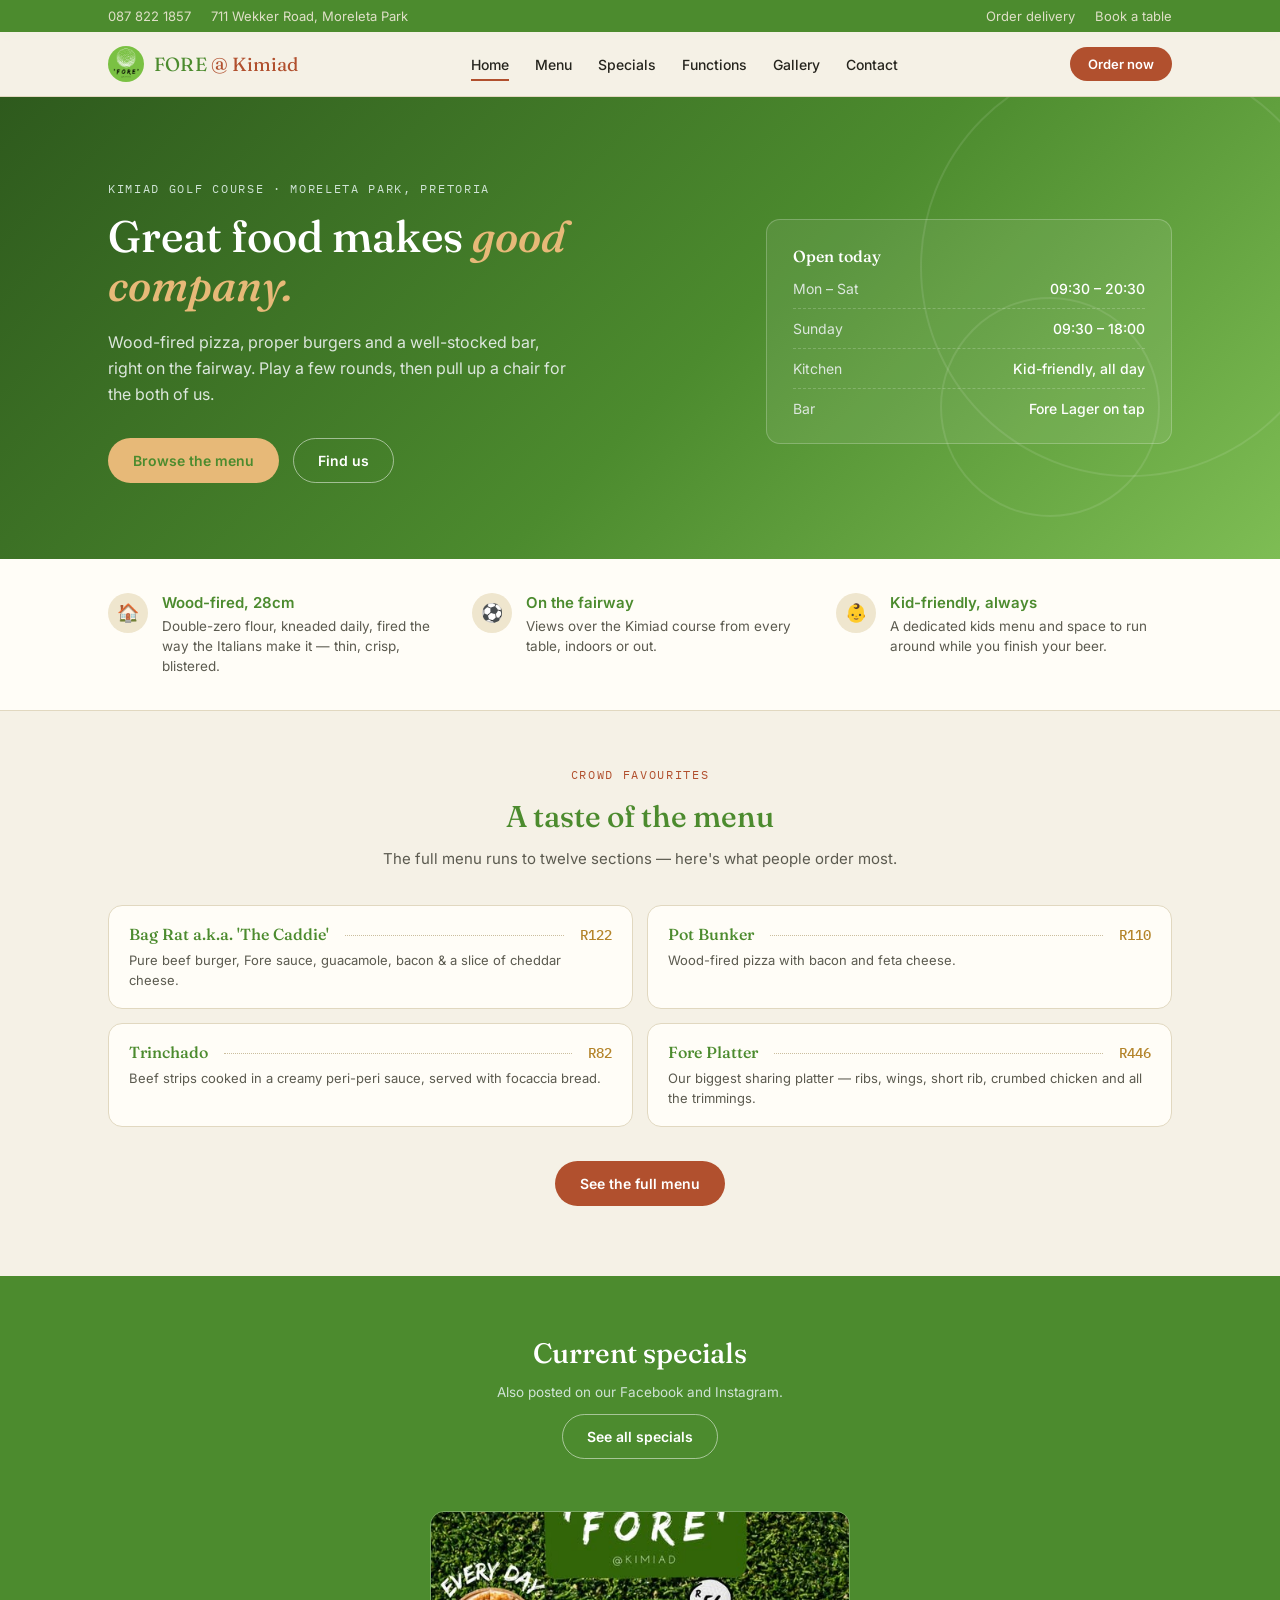
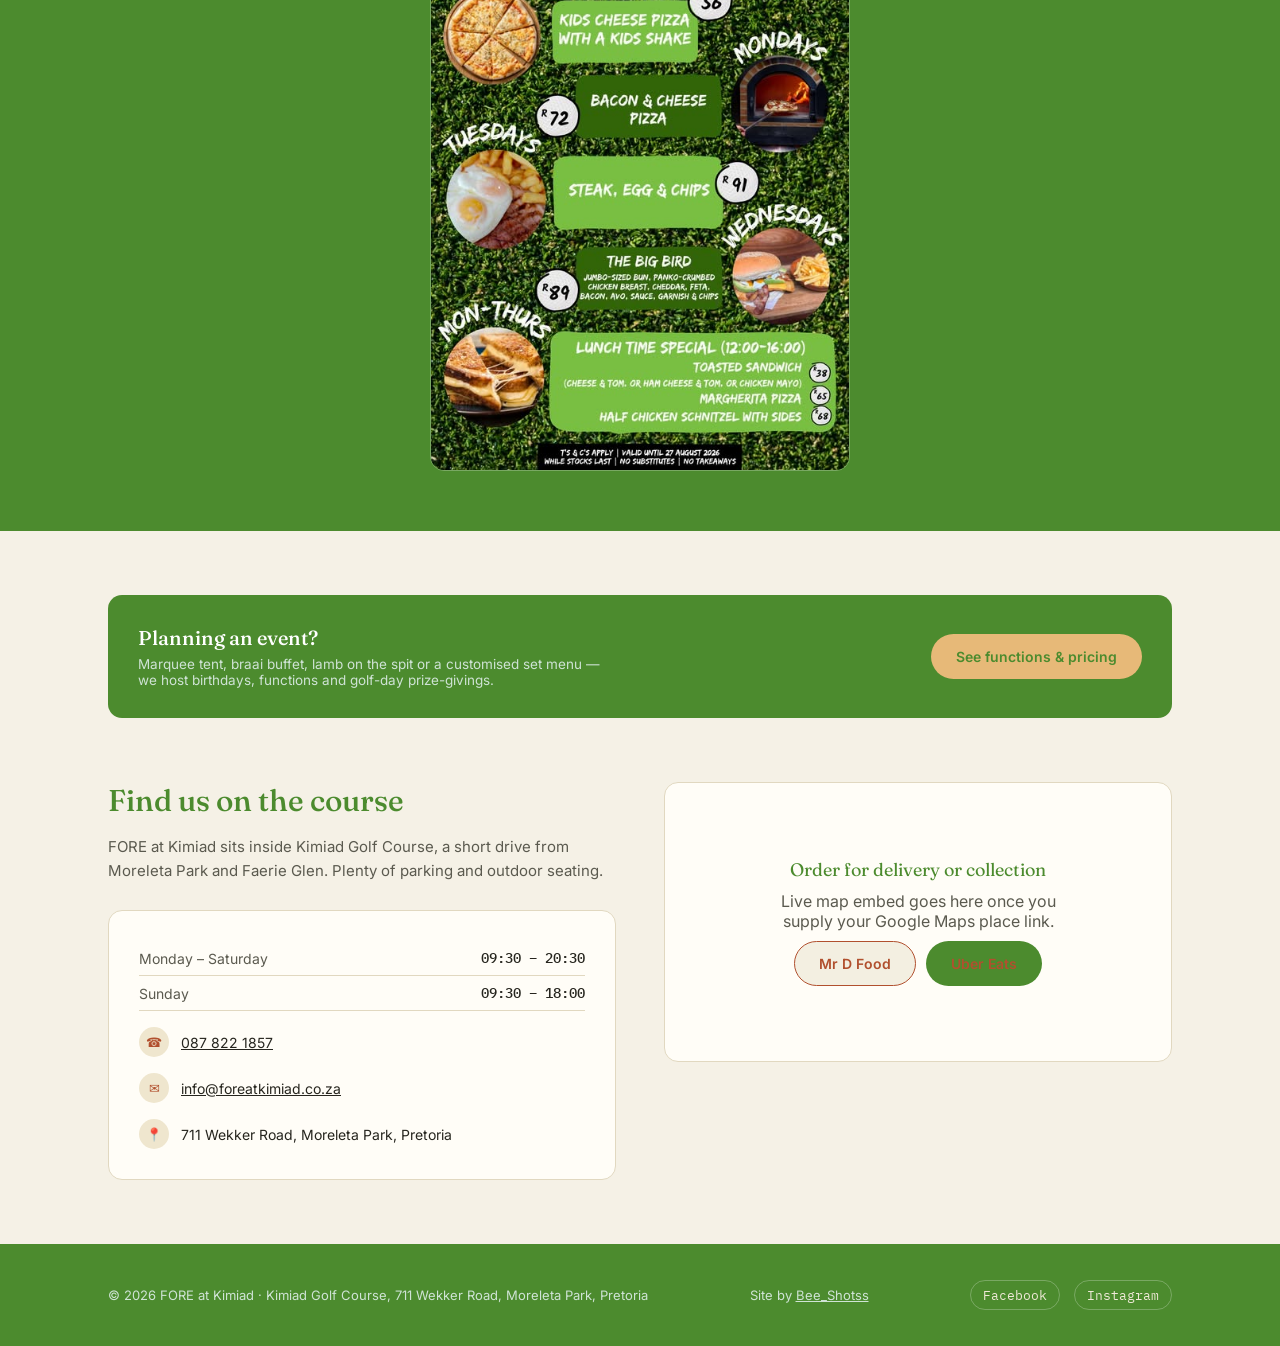
<file: index.html>
<!DOCTYPE html>
<html lang="en">
<head>
<meta charset="UTF-8">
<meta name="viewport" content="width=device-width, initial-scale=1.0">
<title>FORE at Kimiad — Golf course pub & grill, Moreleta Park</title>
<meta name="description" content="Wood-fired pizza, burgers and a full bar at FORE at Kimiad, inside Kimiad Golf Course, Moreleta Park, Pretoria.">
<link rel="preconnect" href="https://fonts.googleapis.com">
<link rel="preconnect" href="https://fonts.gstatic.com" crossorigin>
<link href="https://fonts.googleapis.com/css2?family=Fraunces:ital,opsz,wght@0,9..144,400;0,9..144,500;0,9..144,600;1,9..144,500&family=Inter:wght@400;500;600&family=IBM+Plex+Mono:wght@400;500&display=swap" rel="stylesheet">
<link rel="stylesheet" href="style.css">
<script src="nav.js" defer></script>
</head>
<body>

<div class="topbar">
  <div class="wrap">
    <div class="topbar-links">
      <a href="tel:0878221857">087 822 1857</a>
      <a href="https://www.google.com/maps/place/711+Wekker+Road,+Moreleta+Park">711 Wekker Road, Moreleta Park</a>
    </div>
    <div class="topbar-links">
      <a href="contact.html#order">Order delivery</a>
      <a href="contact.html">Book a table</a>
    </div>
  </div>
</div>

<nav>
  <div class="wrap">
    <a class="brand" href="index.html">
      <img class="brand-mark" src="images/Logo.png" alt="FORE at Kimiad logo">
      <span class="brand-name">FORE <span>@ Kimiad</span></span>
    </a>
    <ul class="navlinks">
      <li><a href="index.html" class="active">Home</a></li>
<li><a href="menu.html">Menu</a></li>
<li><a href="specials.html">Specials</a></li>
<li><a href="functions.html">Functions</a></li>
<li><a href="gallery.html">Gallery</a></li>
<li><a href="contact.html">Contact</a></li>

    </ul>
  <button class="nav-toggle" type="button" aria-label="Open navigation" aria-expanded="false"><span></span><span></span><span></span></button>
    <a class="nav-cta" href="contact.html#order">Order now</a>
  </div>
</nav>

<header class="hero">
  <div class="hero-flag"></div>
  <div class="hero-flag two"></div>
  <div class="wrap">
    <div>
      <div class="eyebrow">Kimiad Golf Course &middot; Moreleta Park, Pretoria</div>
      <h1>Great food makes <em>good company.</em></h1>
      <p>Wood-fired pizza, proper burgers and a well-stocked bar, right on the fairway. Play a few rounds, then pull up a chair for the both of us.</p>
      <div class="hero-ctas">
        <a class="btn btn-primary" href="menu.html">Browse the menu</a>
        <a class="btn btn-ghost" href="contact.html">Find us</a>
      </div>
    </div>
    <div class="hero-card">
      <h3>Open today</h3>
      <ul>
        <li>Mon &ndash; Sat <b>09:30 &ndash; 20:30</b></li>
        <li>Sunday <b>09:30 &ndash; 18:00</b></li>
        <li>Kitchen <b>Kid-friendly, all day</b></li>
        <li>Bar <b>Fore Lager on tap</b></li>
      </ul>
    </div>
  </div>
</header>

<section class="strip">
  <div class="wrap">
    <div class="strip-item">
      <div class="strip-ico">&#127968;</div>
      <div><h4>Wood-fired, 28cm</h4><p>Double-zero flour, kneaded daily, fired the way the Italians make it &mdash; thin, crisp, blistered.</p></div>
    </div>
    <div class="strip-item">
      <div class="strip-ico">&#9917;</div>
      <div><h4>On the fairway</h4><p>Views over the Kimiad course from every table, indoors or out.</p></div>
    </div>
    <div class="strip-item">
      <div class="strip-ico">&#128118;</div>
      <div><h4>Kid-friendly, always</h4><p>A dedicated kids menu and space to run around while you finish your beer.</p></div>
    </div>
  </div>
</section>

<section class="menu-section" style="padding-bottom:70px;">
  <div class="wrap">
    <div class="menu-head">
      <div class="eyebrow">Crowd favourites</div>
      <h2>A taste of the menu</h2>
      <p>The full menu runs to twelve sections &mdash; here's what people order most.</p>
    </div>
    <div class="card-grid" style="margin-top:34px;">
      <div class="dish"><div class="dish-top"><span class="dish-name">Bag Rat a.k.a. 'The Caddie'</span><span class="dish-leader"></span><span class="dish-price">R122</span></div><p class="dish-desc">Pure beef burger, Fore sauce, guacamole, bacon & a slice of cheddar cheese.</p></div>
      <div class="dish"><div class="dish-top"><span class="dish-name">Pot Bunker</span><span class="dish-leader"></span><span class="dish-price">R110</span></div><p class="dish-desc">Wood-fired pizza with bacon and feta cheese.</p></div>
      <div class="dish"><div class="dish-top"><span class="dish-name">Trinchado</span><span class="dish-leader"></span><span class="dish-price">R82</span></div><p class="dish-desc">Beef strips cooked in a creamy peri-peri sauce, served with focaccia bread.</p></div>
      <div class="dish"><div class="dish-top"><span class="dish-name">Fore Platter</span><span class="dish-leader"></span><span class="dish-price">R446</span></div><p class="dish-desc">Our biggest sharing platter &mdash; ribs, wings, short rib, crumbed chicken and all the trimmings.</p></div>
    </div>
    <div style="text-align:center;margin-top:34px;">
      <a class="btn btn-rust" href="menu.html">See the full menu</a>
    </div>
  </div>
</section>

<section class="specials" id="specials">
  <div class="wrap" style="justify-content:center;">
    <div class="specials-head">
      <h2>Current specials</h2>
      <p>Also posted on our Facebook and Instagram.</p>
      <a class="btn btn-ghost" href="specials.html">See all specials</a>
    </div>

    <img src="images/current-specials.jpg" alt="FORE @ Kimiad current specials board" style="max-width:420px;width:100%;border-radius:var(--radius);border:1px solid rgba(255,255,255,.25);">
  </div>
</section>

<section class="func-section" style="padding-bottom:0;">
  <div class="wrap">
    <div class="func-banner" style="margin-top:0;">
      <div>
        <h3>Planning an event?</h3>
        <p>Marquee tent, braai buffet, lamb on the spit or a customised set menu &mdash; we host birthdays, functions and golf-day prize-givings.</p>
      </div>
      <a class="btn btn-primary" href="functions.html">See functions &amp; pricing</a>
    </div>
  </div>
</section>

<section class="info" id="contact">
  <div class="wrap">
    <div>
      <h2>Find us on the course</h2>
      <p class="lead">FORE at Kimiad sits inside Kimiad Golf Course, a short drive from Moreleta Park and Faerie Glen. Plenty of parking and outdoor seating.</p>
      <div class="info-card">
        <table class="hours">
          <tr><td>Monday &ndash; Saturday</td><td>09:30 &ndash; 20:30</td></tr>
          <tr><td>Sunday</td><td>09:30 &ndash; 18:00</td></tr>
        </table>
        <div class="contact-row"><div class="contact-ico">&#9742;</div><a href="tel:0878221857">087 822 1857</a></div>
        <div class="contact-row"><div class="contact-ico">&#9993;</div><a href="mailto:info@foreatkimiad.co.za">info@foreatkimiad.co.za</a></div>
        <div class="contact-row"><div class="contact-ico">&#128205;</div><span>711 Wekker Road, Moreleta Park, Pretoria</span></div>
      </div>
    </div>
    <div class="map-block" id="order">
      <div style="font-family:'Fraunces',serif;font-size:18px;color:var(--green);">Order for delivery or collection</div>
      <p style="margin:0;max-width:280px;">Live map embed goes here once you supply your Google Maps place link.</p>
      <div style="display:flex;gap:10px;">
        <a href="https://www.mrdfood.com/" class="btn btn-mrd">Mr D Food</a>
        <a href="https://www.ubereats.com/za" class="btn btn-green">Uber Eats</a>
      </div>
    </div>
  </div>
</section>

<footer>
  <div class="wrap">
    <div>&copy; <span id="year"></span> FORE at Kimiad &middot; Kimiad Golf Course, 711 Wekker Road, Moreleta Park, Pretoria</div>
    <div>Site by <a href="https://baloyi.netlify.app/" target="_blank" rel="noopener noreferrer" style="color:var(--white);">Bee_Shotss</a></div>
    <div class="foot-social">
      <a href="http://facebook.com/ForeKimiad">Facebook</a>
      <a href="http://www.instagram.com/fore_at_kimiad/">Instagram</a>
    </div>
  </div>
</footer>
<script>
  document.getElementById("year").textContent = new Date().getFullYear();
</script>
</body>
</html>
</file>
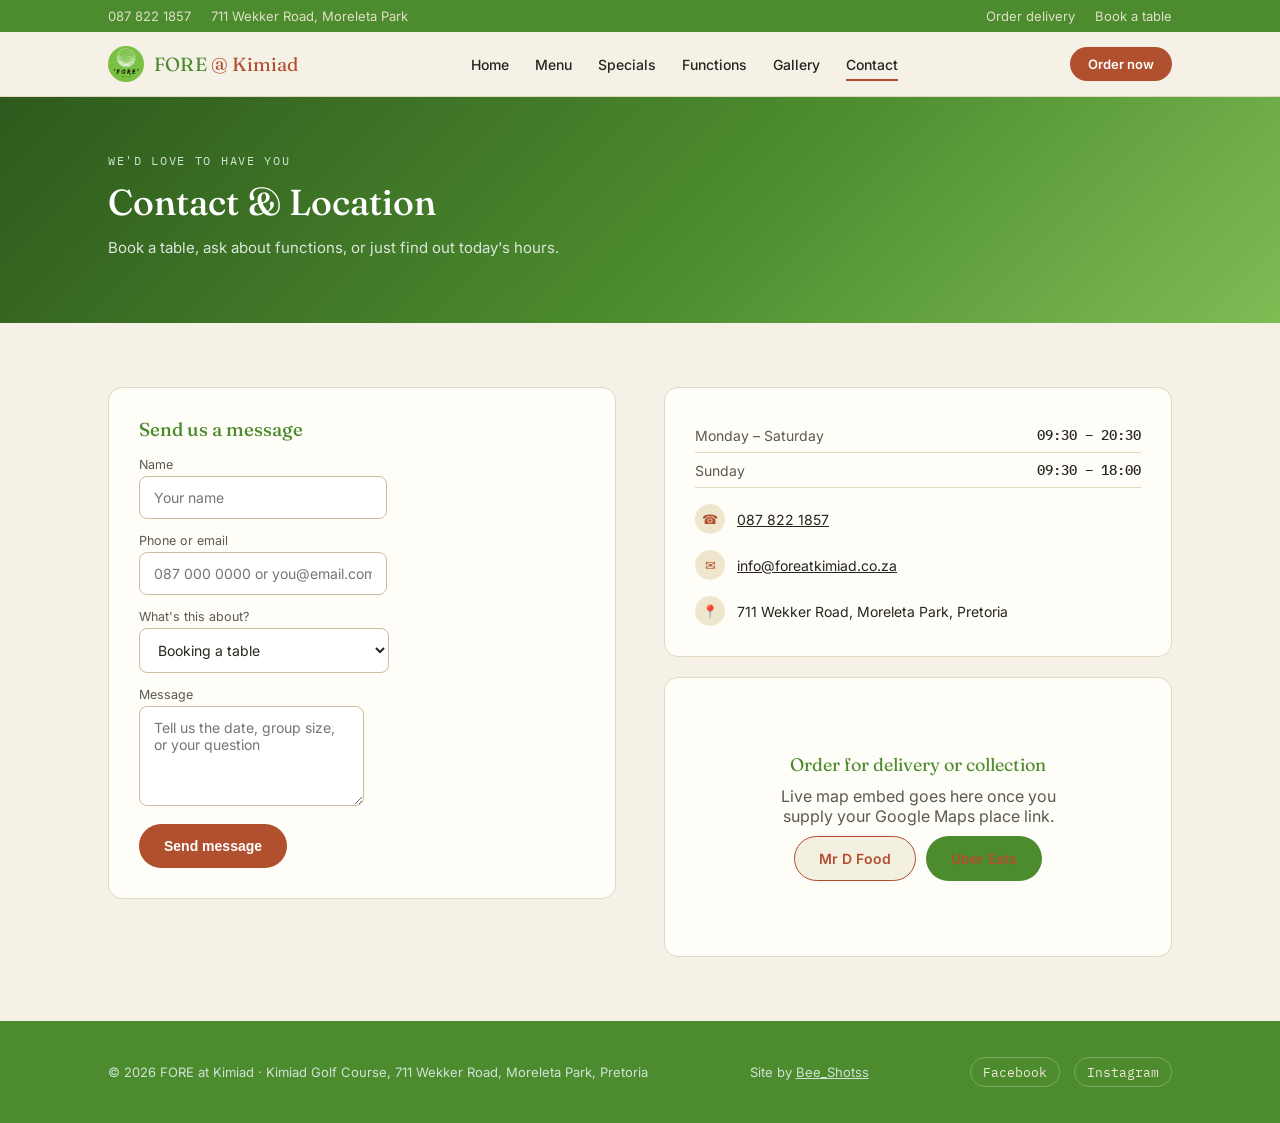
<file: contact.html>
<!DOCTYPE html>
<html lang="en">
<head>
<meta charset="UTF-8">
<meta name="viewport" content="width=device-width, initial-scale=1.0">
<title>Contact — FORE at Kimiad</title>
<meta name="description" content="Get in touch with FORE at Kimiad, Moreleta Park — hours, phone, email, and directions.">
<link rel="preconnect" href="https://fonts.googleapis.com">
<link rel="preconnect" href="https://fonts.gstatic.com" crossorigin>
<link href="https://fonts.googleapis.com/css2?family=Fraunces:ital,opsz,wght@0,9..144,400;0,9..144,500;0,9..144,600;1,9..144,500&family=Inter:wght@400;500;600&family=IBM+Plex+Mono:wght@400;500&display=swap" rel="stylesheet">
<link rel="stylesheet" href="style.css">
<script src="nav.js" defer></script>
</head>
<body>

<div class="topbar">
  <div class="wrap">
    <div class="topbar-links">
      <a href="tel:0878221857">087 822 1857</a>
      <a href="https://www.google.com/maps/place/711+Wekker+Road,+Moreleta+Park">711 Wekker Road, Moreleta Park</a>
    </div>
    <div class="topbar-links">
      <a href="contact.html#order">Order delivery</a>
      <a href="contact.html">Book a table</a>
    </div>
  </div>
</div>

<nav>
  <div class="wrap">
    <a class="brand" href="index.html">
      <img class="brand-mark" src="images/Logo.png" alt="FORE at Kimiad logo">
      <span class="brand-name">FORE <span>@ Kimiad</span></span>
    </a>
    <ul class="navlinks">
      <li><a href="index.html">Home</a></li>
<li><a href="menu.html">Menu</a></li>
<li><a href="specials.html">Specials</a></li>
<li><a href="functions.html">Functions</a></li>
<li><a href="gallery.html">Gallery</a></li>
<li><a href="contact.html" class="active">Contact</a></li>

    </ul>
    <button class="nav-toggle" type="button" aria-label="Open navigation" aria-expanded="false"><span></span><span></span><span></span></button>
    <a class="nav-cta" href="contact.html#order">Order now</a>
  </div>
</nav>

<div class="page-header">
  <div class="wrap">
    <div class="eyebrow">We'd love to have you</div>
    <h1>Contact &amp; Location</h1>
    <p>Book a table, ask about functions, or just find out today's hours.</p>
  </div>
</div>

<section class="info">
  <div class="wrap">
    <div>
      <div class="info-card">
        <h3 style="margin-bottom:16px;">Send us a message</h3>
        <form class="contact-form" onsubmit="event.preventDefault(); alert('This is a design demo — hook this form up to your email or a form service like Formspree to go live.');">
          <div>
            <label for="name">Name</label>
            <input id="name" type="text" placeholder="Your name" required>
          </div>
          <div>
            <label for="phone">Phone or email</label>
            <input id="phone" type="text" placeholder="087 000 0000 or you@email.com" required>
          </div>
          <div>
            <label for="reason">What's this about?</label>
            <select id="reason">
              <option>Booking a table</option>
              <option>Function / event enquiry</option>
              <option>Weekly specials by WhatsApp</option>
              <option>General question</option>
            </select>
          </div>
          <div>
            <label for="message">Message</label>
            <textarea id="message" placeholder="Tell us the date, group size, or your question"></textarea>
          </div>
          <button class="btn btn-rust" type="submit" style="align-self:flex-start;">Send message</button>
        </form>
      </div>
    </div>
    <div>
      <div class="info-card" style="margin-bottom:20px;">
        <table class="hours">
          <tr><td>Monday &ndash; Saturday</td><td>09:30 &ndash; 20:30</td></tr>
          <tr><td>Sunday</td><td>09:30 &ndash; 18:00</td></tr>
        </table>
        <div class="contact-row"><div class="contact-ico">&#9742;</div><a href="tel:0878221857">087 822 1857</a></div>
        <div class="contact-row"><div class="contact-ico">&#9993;</div><a href="mailto:info@foreatkimiad.co.za">info@foreatkimiad.co.za</a></div>
        <div class="contact-row"><div class="contact-ico">&#128205;</div><span>711 Wekker Road, Moreleta Park, Pretoria</span></div>
      </div>
      <div class="map-block" id="order">
        <div style="font-family:'Fraunces',serif;font-size:18px;color:var(--green);">Order for delivery or collection</div>
        <p style="margin:0;max-width:280px;">Live map embed goes here once you supply your Google Maps place link.</p>
        <div style="display:flex;gap:10px;">
          <a href="https://www.mrdfood.com/" class="btn btn-mrd">Mr D Food</a>
          <a href="https://www.ubereats.com/za" class="btn btn-green">Uber Eats</a>
        </div>
      </div>
    </div>
  </div>
</section>

<footer>
  <div class="wrap">
    <div>&copy; <span id="year"></span> FORE at Kimiad &middot; Kimiad Golf Course, 711 Wekker Road, Moreleta Park, Pretoria</div>
    <div>Site by <a href="https://baloyi.netlify.app/" target="_blank" rel="noopener noreferrer" style="color:var(--white);">Bee_Shotss</a></div>
    <div class="foot-social">
      <a href="http://facebook.com/ForeKimiad">Facebook</a>
      <a href="http://www.instagram.com/fore_at_kimiad/">Instagram</a>
    </div>
  </div>
</footer>
<script>
  document.getElementById("year").textContent = new Date().getFullYear();
</script>
</body>
</html>
</file>
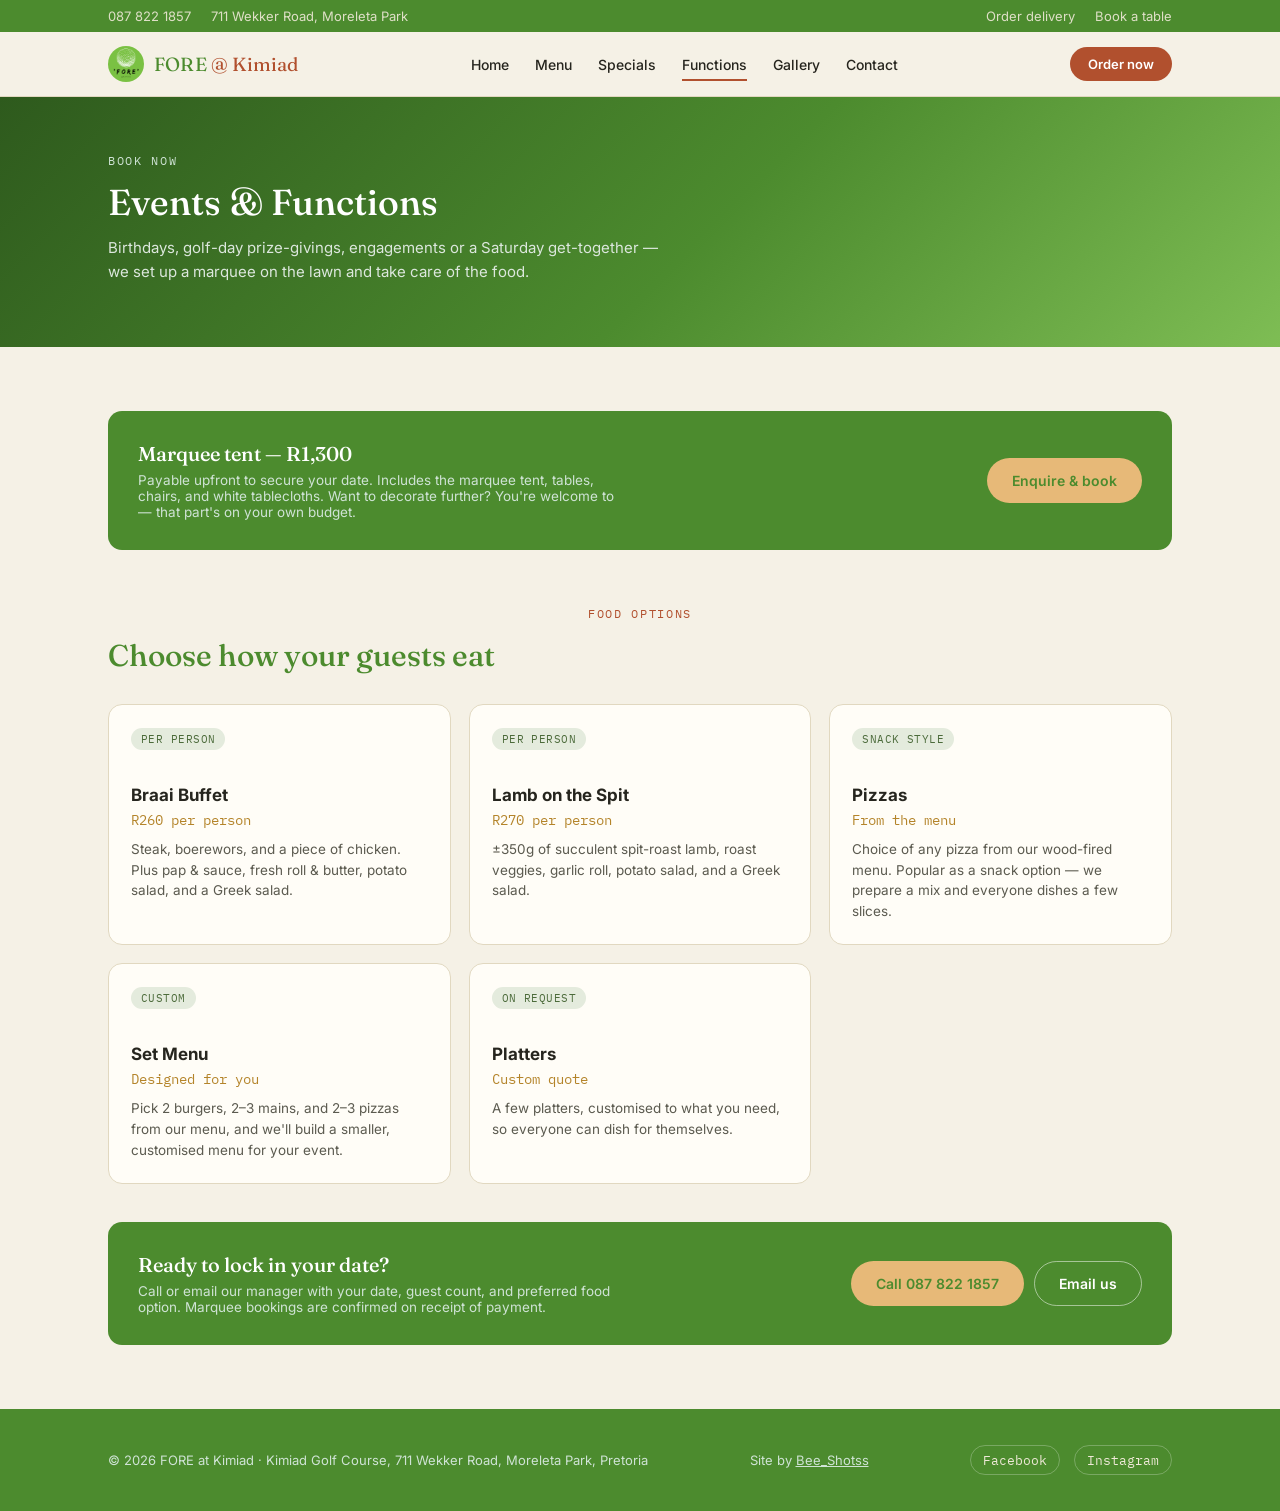
<file: functions.html>
<!DOCTYPE html>
<html lang="en">
<head>
<meta charset="UTF-8">
<meta name="viewport" content="width=device-width, initial-scale=1.0">
<title>Functions & Events — FORE at Kimiad</title>
<meta name="description" content="Marquee tent hire, braai buffets, lamb on the spit and custom set menus for events at FORE at Kimiad.">
<link rel="preconnect" href="https://fonts.googleapis.com">
<link rel="preconnect" href="https://fonts.gstatic.com" crossorigin>
<link href="https://fonts.googleapis.com/css2?family=Fraunces:ital,opsz,wght@0,9..144,400;0,9..144,500;0,9..144,600;1,9..144,500&family=Inter:wght@400;500;600&family=IBM+Plex+Mono:wght@400;500&display=swap" rel="stylesheet">
<link rel="stylesheet" href="style.css">
<script src="nav.js" defer></script>
</head>
<body>

<div class="topbar">
  <div class="wrap">
    <div class="topbar-links">
      <a href="tel:0878221857">087 822 1857</a>
      <a href="https://www.google.com/maps/place/711+Wekker+Road,+Moreleta+Park">711 Wekker Road, Moreleta Park</a>
    </div>
    <div class="topbar-links">
      <a href="contact.html#order">Order delivery</a>
      <a href="contact.html">Book a table</a>
    </div>
  </div>
</div>

<nav>
  <div class="wrap">
    <a class="brand" href="index.html">
      <img class="brand-mark" src="images/Logo.png" alt="FORE at Kimiad logo">
      <span class="brand-name">FORE <span>@ Kimiad</span></span>
    </a>
    <ul class="navlinks">
      <li><a href="index.html">Home</a></li>
<li><a href="menu.html">Menu</a></li>
<li><a href="specials.html">Specials</a></li>
<li><a href="functions.html" class="active">Functions</a></li>
<li><a href="gallery.html">Gallery</a></li>
<li><a href="contact.html">Contact</a></li>

    </ul>
    <button class="nav-toggle" type="button" aria-label="Open navigation" aria-expanded="false"><span></span><span></span><span></span></button>
    <a class="nav-cta" href="contact.html#order">Order now</a>
  </div>
</nav>

<div class="page-header">
  <div class="wrap">
    <div class="eyebrow">Book Now</div>
    <h1>Events &amp; Functions</h1>
    <p>Birthdays, golf-day prize-givings, engagements or a Saturday get-together &mdash; we set up a marquee on the lawn and take care of the food.</p>
  </div>
</div>

<section class="func-section">
  <div class="wrap">
    <div class="func-banner" style="margin-top:0;">
      <div>
        <h3>Marquee tent &mdash; R1,300</h3>
        <p>Payable upfront to secure your date. Includes the marquee tent, tables, chairs, and white tablecloths. Want to decorate further? You're welcome to &mdash; that part's on your own budget.</p>
      </div>
      <a class="btn btn-primary" href="contact.html">Enquire &amp; book</a>
    </div>

    <div class="menu-head" style="margin-top:56px;text-align:left;max-width:none;">
      <div class="eyebrow">Food options</div>
      <h2>Choose how your guests eat</h2>
    </div>

    <div class="func-grid">
      <div class="func-card">
        <span class="pill">Per person</span>
        <h4>Braai Buffet</h4>
        <div class="price">R260 per person</div>
        <p>Steak, boerewors, and a piece of chicken. Plus pap &amp; sauce, fresh roll &amp; butter, potato salad, and a Greek salad.</p>
      </div>
      <div class="func-card">
        <span class="pill">Per person</span>
        <h4>Lamb on the Spit</h4>
        <div class="price">R270 per person</div>
        <p>&plusmn;350g of succulent spit-roast lamb, roast veggies, garlic roll, potato salad, and a Greek salad.</p>
      </div>
      <div class="func-card">
        <span class="pill">Snack style</span>
        <h4>Pizzas</h4>
        <div class="price">From the menu</div>
        <p>Choice of any pizza from our wood-fired menu. Popular as a snack option &mdash; we prepare a mix and everyone dishes a few slices.</p>
      </div>
      <div class="func-card">
        <span class="pill">Custom</span>
        <h4>Set Menu</h4>
        <div class="price">Designed for you</div>
        <p>Pick 2 burgers, 2&ndash;3 mains, and 2&ndash;3 pizzas from our menu, and we'll build a smaller, customised menu for your event.</p>
      </div>
      <div class="func-card">
        <span class="pill">On request</span>
        <h4>Platters</h4>
        <div class="price">Custom quote</div>
        <p>A few platters, customised to what you need, so everyone can dish for themselves.</p>
      </div>
    </div>

    <div class="func-banner">
      <div>
        <h3>Ready to lock in your date?</h3>
        <p>Call or email our manager with your date, guest count, and preferred food option. Marquee bookings are confirmed on receipt of payment.</p>
      </div>
      <div style="display:flex;gap:10px;flex-wrap:wrap;">
        <a class="btn btn-primary" href="tel:0878221857">Call 087 822 1857</a>
        <a class="btn btn-ghost" href="mailto:info@foreatkimiad.co.za">Email us</a>
      </div>
    </div>
  </div>
</section>

<footer>
  <div class="wrap">
    <div>&copy; <span id="year"></span> FORE at Kimiad &middot; Kimiad Golf Course, 711 Wekker Road, Moreleta Park, Pretoria</div>
    <div>Site by <a href="https://baloyi.netlify.app/" target="_blank" rel="noopener noreferrer" style="color:var(--white);">Bee_Shotss</a></div>
    <div class="foot-social">
      <a href="http://facebook.com/ForeKimiad">Facebook</a>
      <a href="http://www.instagram.com/fore_at_kimiad/">Instagram</a>
    </div>
  </div>
</footer>
<script>
  document.getElementById("year").textContent = new Date().getFullYear();
</script>
</body>
</html>
</file>
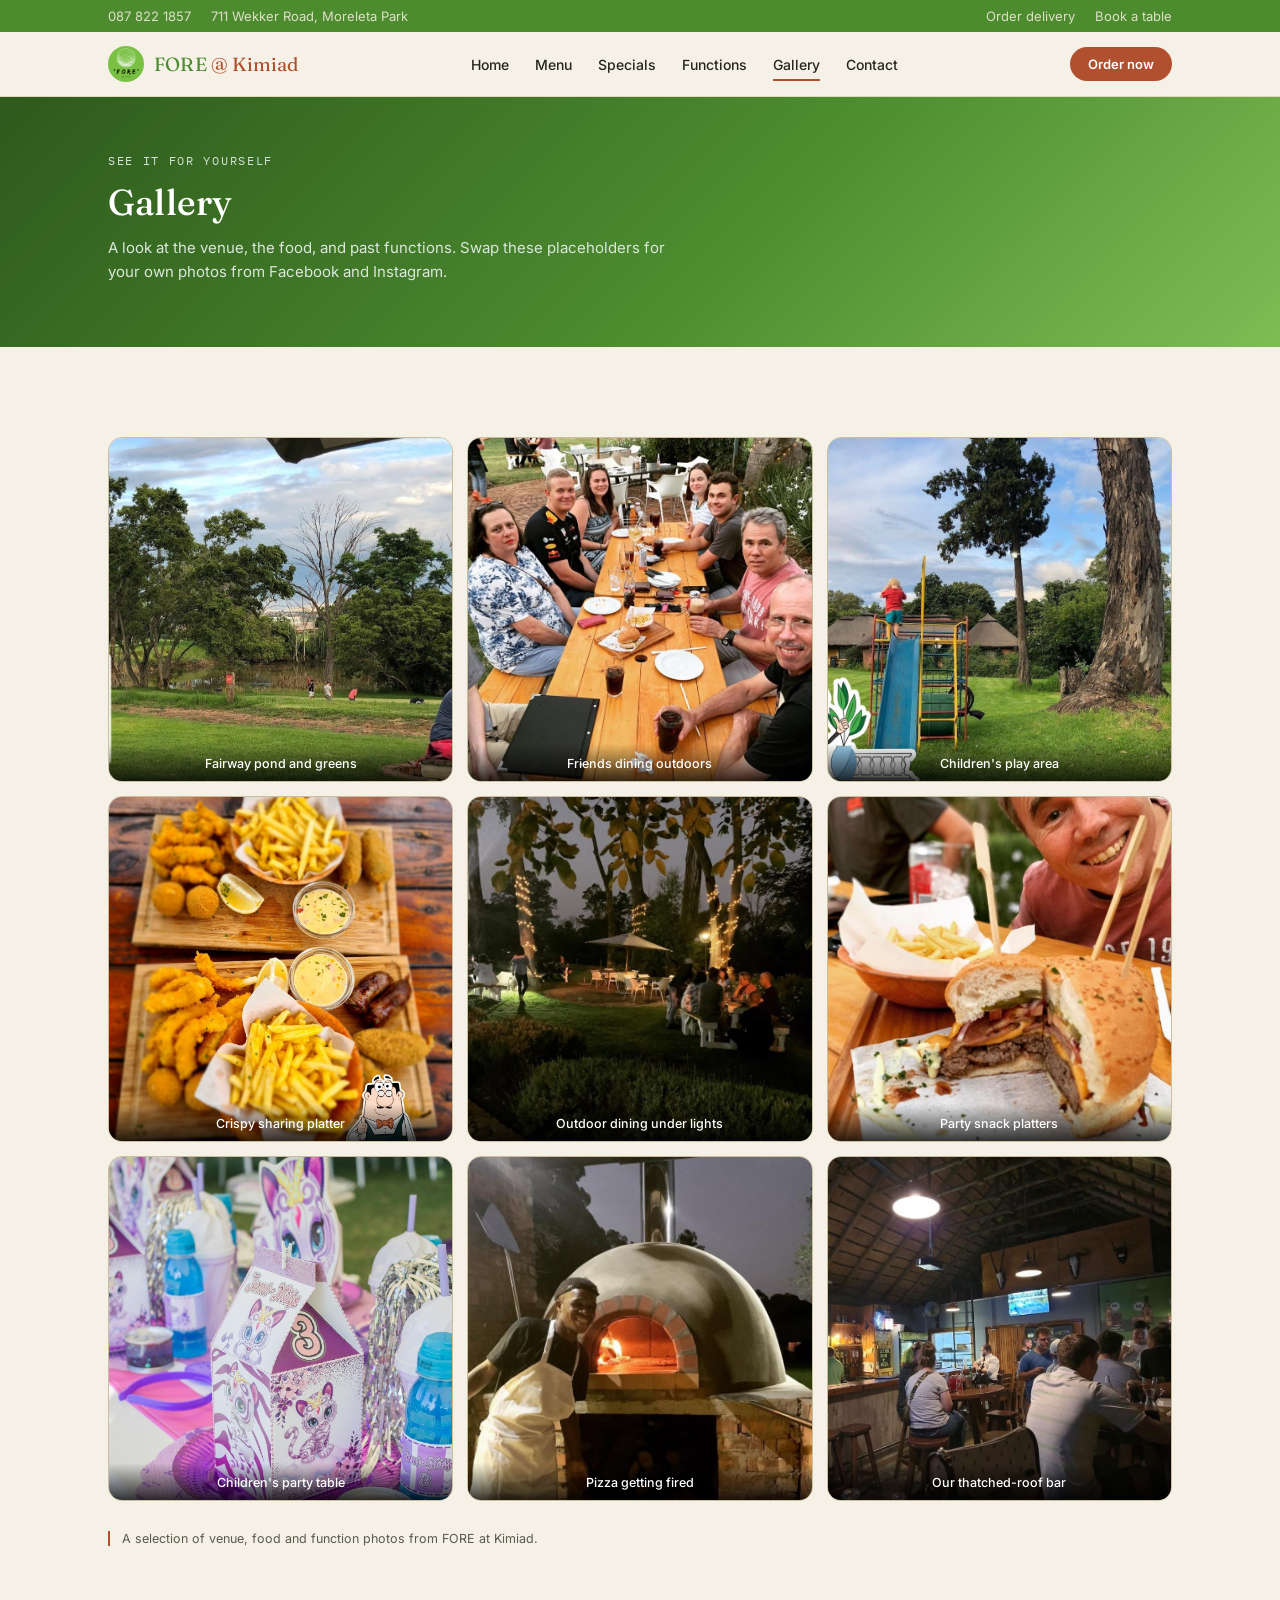
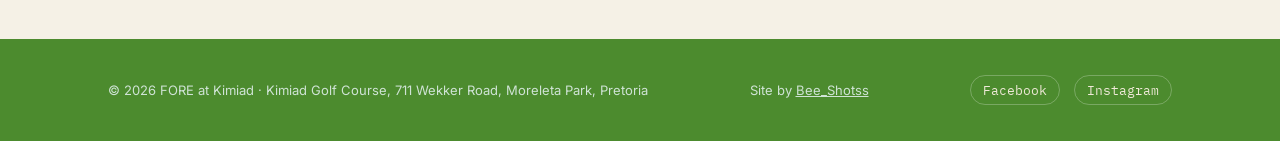
<file: gallery.html>
<!DOCTYPE html>
<html lang="en">
<head>
<meta charset="UTF-8">
<meta name="viewport" content="width=device-width, initial-scale=1.0">
<title>Gallery — FORE at Kimiad</title>
<meta name="description" content="Photos of the venue, food and functions at FORE at Kimiad, Moreleta Park.">
<link rel="preconnect" href="https://fonts.googleapis.com">
<link rel="preconnect" href="https://fonts.gstatic.com" crossorigin>
<link href="https://fonts.googleapis.com/css2?family=Fraunces:ital,opsz,wght@0,9..144,400;0,9..144,500;0,9..144,600;1,9..144,500&family=Inter:wght@400;500;600&family=IBM+Plex+Mono:wght@400;500&display=swap" rel="stylesheet">
<link rel="stylesheet" href="style.css">
<script src="nav.js" defer></script>
</head>
<body>

<div class="topbar">
  <div class="wrap">
    <div class="topbar-links">
      <a href="tel:0878221857">087 822 1857</a>
      <a href="https://www.google.com/maps/place/711+Wekker+Road,+Moreleta+Park">711 Wekker Road, Moreleta Park</a>
    </div>
    <div class="topbar-links">
      <a href="contact.html#order">Order delivery</a>
      <a href="contact.html">Book a table</a>
    </div>
  </div>
</div>

<nav>
  <div class="wrap">
    <a class="brand" href="index.html">
      <img class="brand-mark" src="images/Logo.png" alt="FORE at Kimiad logo">
      <span class="brand-name">FORE <span>@ Kimiad</span></span>
    </a>
    <ul class="navlinks">
      <li><a href="index.html">Home</a></li>
<li><a href="menu.html">Menu</a></li>
<li><a href="specials.html">Specials</a></li>
<li><a href="functions.html">Functions</a></li>
<li><a href="gallery.html" class="active">Gallery</a></li>
<li><a href="contact.html">Contact</a></li>

    </ul>
    <button class="nav-toggle" type="button" aria-label="Open navigation" aria-expanded="false"><span></span><span></span><span></span></button>
    <a class="nav-cta" href="contact.html#order">Order now</a>
  </div>
</nav>

<div class="page-header">
  <div class="wrap">
    <div class="eyebrow">See it for yourself</div>
    <h1>Gallery</h1>
    <p>A look at the venue, the food, and past functions. Swap these placeholders for your own photos from Facebook and Instagram.</p>
  </div>
</div>

<section class="menu-section" style="padding-bottom:80px;">
  <div class="wrap">
    <div class="gallery-grid">
      <div class="gallery-tile">
        <img src="images/View.jpg" alt="Fairway pond and greens">
        <span class="gallery-caption">Fairway pond and greens</span>
      </div>
      <div class="gallery-tile">
        <img src="images/Table.jpg" alt="Friends dining outdoors">
        <span class="gallery-caption">Friends dining outdoors</span>
      </div>
      <div class="gallery-tile">
        <img src="images/Play Area.jpg" alt="Children's play area">
        <span class="gallery-caption">Children's play area</span>
      </div>
      <div class="gallery-tile">
        <img src="images/Fries.jpg" alt="Crispy sharing platter">
        <span class="gallery-caption">Crispy sharing platter</span>
      </div>
      <div class="gallery-tile">
        <img src="images/Night View.jpg" alt="Outdoor dining under lights">
        <span class="gallery-caption">Outdoor dining under lights</span>
      </div>
      <div class="gallery-tile">
        <img src="images/Food 7.jpg" alt="Party snack platters">
        <span class="gallery-caption">Party snack platters</span>
      </div>
      <div class="gallery-tile">
        <img src="images/Party Pack.jpg" alt="Children's party table">
        <span class="gallery-caption">Children's party table</span>
      </div>
      <div class="gallery-tile">
        <img src="images/Pizza on Fire.jpg" alt="Pizza getting fired">
        <span class="gallery-caption">Pizza getting fired</span>
      </div>
      <div class="gallery-tile">
        <img src="images/Inside.jpg" alt="Our thatched-roof bar">
        <span class="gallery-caption">Our thatched-roof bar</span>
      </div>
    </div>
        
        <p class="note" style="margin-top:30px;">A selection of venue, food and function photos from FORE at Kimiad.</p>
  </div>
</section>

<footer>
  <div class="wrap">
    <div>&copy; <span id="year"></span> FORE at Kimiad &middot; Kimiad Golf Course, 711 Wekker Road, Moreleta Park, Pretoria</div>
    <div>Site by <a href="https://baloyi.netlify.app/" target="_blank" rel="noopener noreferrer" style="color:var(--white);">Bee_Shotss</a></div>
    <div class="foot-social">
      <a href="http://facebook.com/ForeKimiad">Facebook</a>
      <a href="http://www.instagram.com/fore_at_kimiad/">Instagram</a>
    </div>
  </div>
</footer>
<script>
  document.getElementById("year").textContent = new Date().getFullYear();
</script>
</body>
</html>
</file>
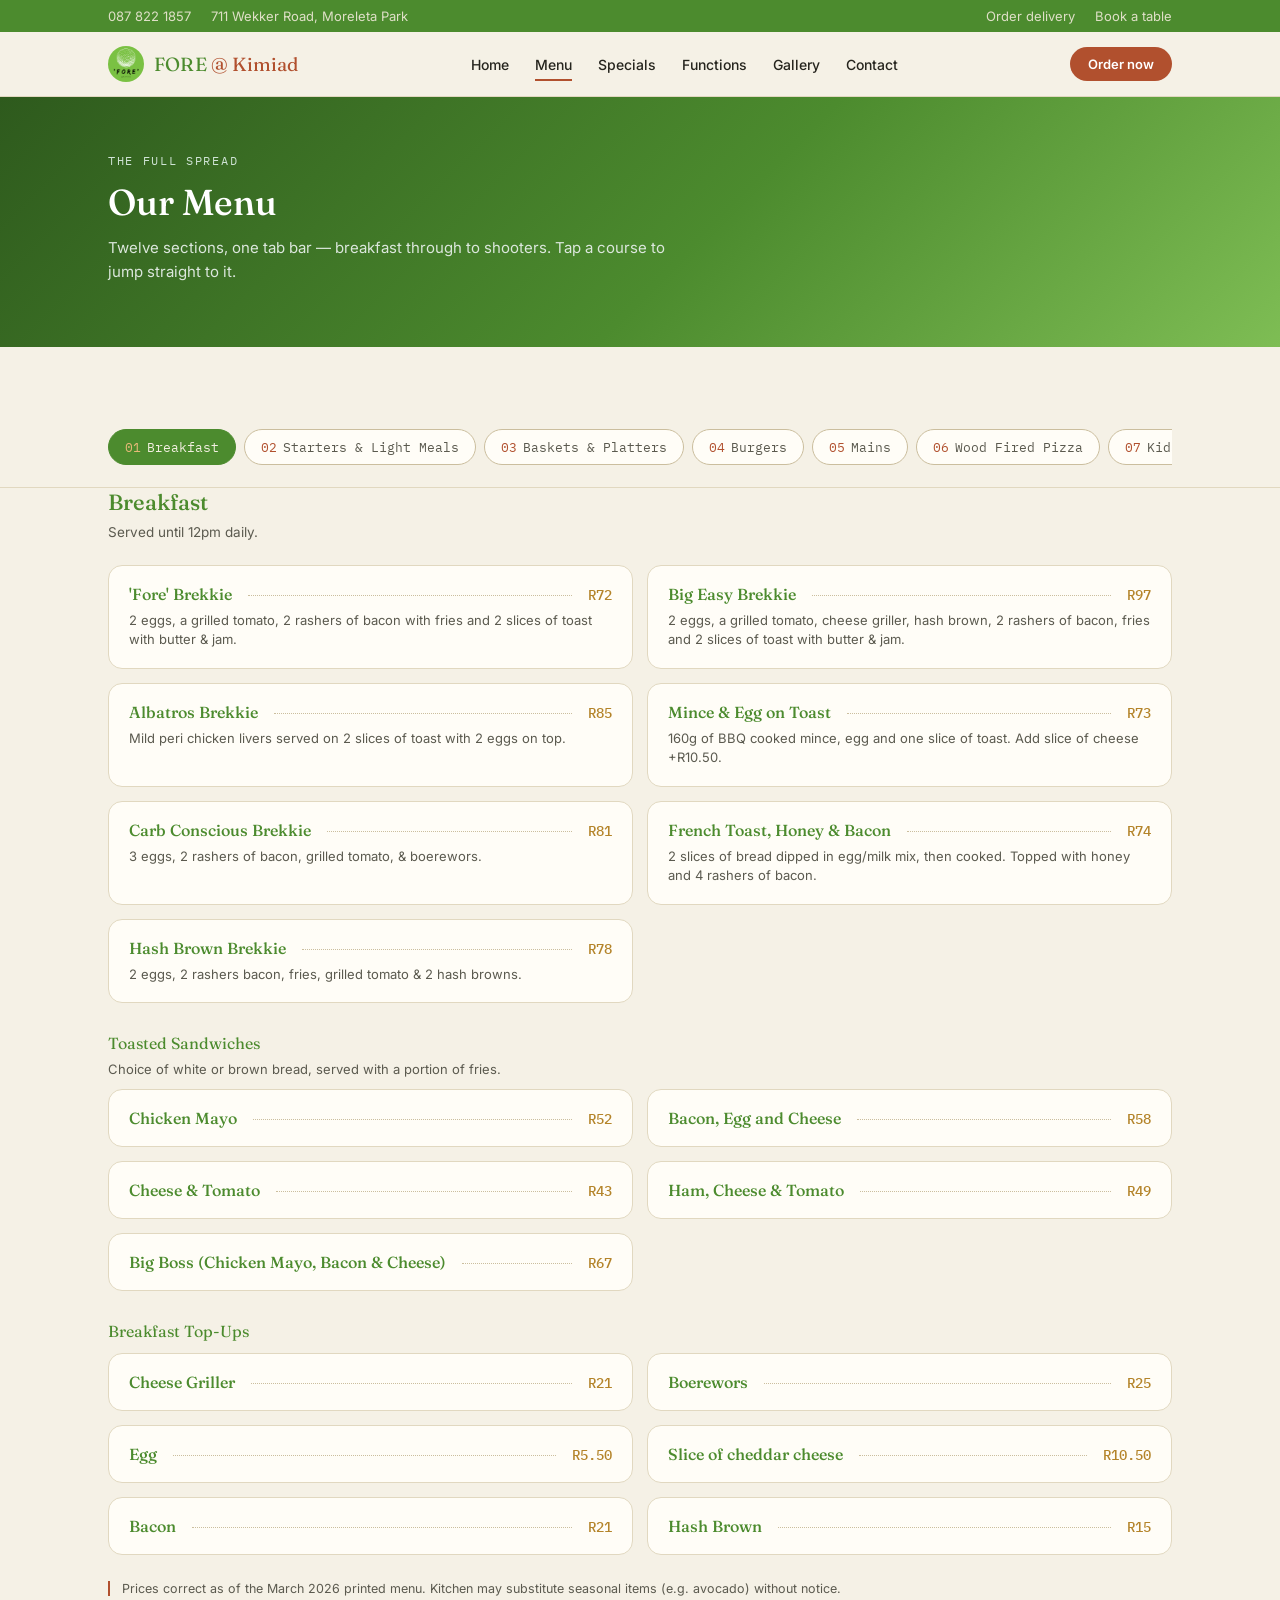
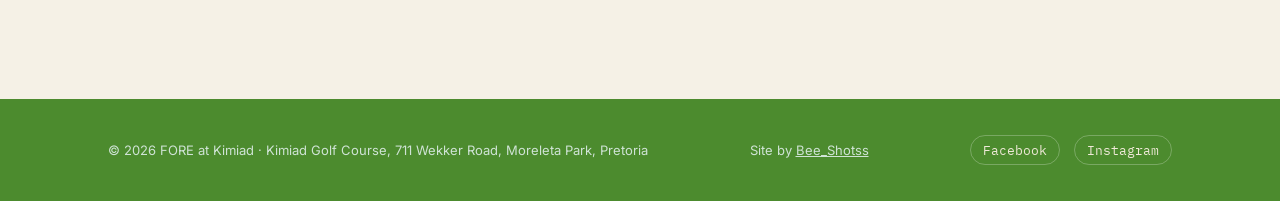
<file: menu.html>
<!DOCTYPE html>
<html lang="en">
<head>
<meta charset="UTF-8">
<meta name="viewport" content="width=device-width, initial-scale=1.0">
<title>Menu — FORE at Kimiad</title>
<meta name="description" content="The full FORE at Kimiad menu: breakfast, burgers, wood-fired pizza, mains, baskets, drinks and more.">
<link rel="preconnect" href="https://fonts.googleapis.com">
<link rel="preconnect" href="https://fonts.gstatic.com" crossorigin>
<link href="https://fonts.googleapis.com/css2?family=Fraunces:ital,opsz,wght@0,9..144,400;0,9..144,500;0,9..144,600;1,9..144,500&family=Inter:wght@400;500;600&family=IBM+Plex+Mono:wght@400;500&display=swap" rel="stylesheet">
<link rel="stylesheet" href="style.css">
<script src="nav.js" defer></script>
</head>
<body>

<div class="topbar">
  <div class="wrap">
    <div class="topbar-links">
      <a href="tel:0878221857">087 822 1857</a>
      <a href="https://www.google.com/maps/place/711+Wekker+Road,+Moreleta+Park">711 Wekker Road, Moreleta Park</a>
    </div>
    <div class="topbar-links">
      <a href="contact.html#order">Order delivery</a>
      <a href="contact.html">Book a table</a>
    </div>
  </div>
</div>

<nav>
  <div class="wrap">
    <a class="brand" href="index.html">
      <img class="brand-mark" src="images/Logo.png" alt="FORE at Kimiad logo">
      <span class="brand-name">FORE <span>@ Kimiad</span></span>
    </a>
    <ul class="navlinks">
      <li><a href="index.html">Home</a></li>
<li><a href="menu.html" class="active">Menu</a></li>
<li><a href="specials.html">Specials</a></li>
<li><a href="functions.html">Functions</a></li>
<li><a href="gallery.html">Gallery</a></li>
<li><a href="contact.html">Contact</a></li>

    </ul>
    <button class="nav-toggle" type="button" aria-label="Open navigation" aria-expanded="false"><span></span><span></span><span></span></button>
    <a class="nav-cta" href="contact.html#order">Order now</a>
  </div>
</nav>

<div class="page-header">
  <div class="wrap">
    <div class="eyebrow">The full spread</div>
    <h1>Our Menu</h1>
    <p>Twelve sections, one tab bar &mdash; breakfast through to shooters. Tap a course to jump straight to it.</p>
  </div>
</div>

<section class="menu-section">
  <div class="tab-bar-outer">
    <div class="wrap"><div class="tab-bar" id="tabBar"><button class="tab-btn active" data-idx="0"><span class="n">01</span>Breakfast</button><button class="tab-btn" data-idx="1"><span class="n">02</span>Starters & Light Meals</button><button class="tab-btn" data-idx="2"><span class="n">03</span>Baskets & Platters</button><button class="tab-btn" data-idx="3"><span class="n">04</span>Burgers</button><button class="tab-btn" data-idx="4"><span class="n">05</span>Mains</button><button class="tab-btn" data-idx="5"><span class="n">06</span>Wood Fired Pizza</button><button class="tab-btn" data-idx="6"><span class="n">07</span>Kids Meals</button><button class="tab-btn" data-idx="7"><span class="n">08</span>Something Sweet</button><button class="tab-btn" data-idx="8"><span class="n">09</span>Hot & Cold Drinks</button><button class="tab-btn" data-idx="9"><span class="n">10</span>Wine & Cocktails</button><button class="tab-btn" data-idx="10"><span class="n">11</span>Beer & Alcohol</button><button class="tab-btn" data-idx="11"><span class="n">12</span>Vodka, Gin & Shooters</button></div></div>
  </div>
  <div class="wrap" id="panels">
    <div class="panel active" data-idx="0">
      <div class="panel-intro"><h3>Breakfast</h3><p>Served until 12pm daily.</p></div>
      <div class="card-grid"><div class="dish">
      <div class="dish-top">
        <span class="dish-name">'Fore' Brekkie</span>
        <span class="dish-leader"></span>
        <span class="dish-price">R72</span>
      </div>
      <p class="dish-desc">2 eggs, a grilled tomato, 2 rashers of bacon with fries and 2 slices of toast with butter & jam.</p>
    </div><div class="dish">
      <div class="dish-top">
        <span class="dish-name">Big Easy Brekkie</span>
        <span class="dish-leader"></span>
        <span class="dish-price">R97</span>
      </div>
      <p class="dish-desc">2 eggs, a grilled tomato, cheese griller, hash brown, 2 rashers of bacon, fries and 2 slices of toast with butter & jam.</p>
    </div><div class="dish">
      <div class="dish-top">
        <span class="dish-name">Albatros Brekkie</span>
        <span class="dish-leader"></span>
        <span class="dish-price">R85</span>
      </div>
      <p class="dish-desc">Mild peri chicken livers served on 2 slices of toast with 2 eggs on top.</p>
    </div><div class="dish">
      <div class="dish-top">
        <span class="dish-name">Mince & Egg on Toast</span>
        <span class="dish-leader"></span>
        <span class="dish-price">R73</span>
      </div>
      <p class="dish-desc">160g of BBQ cooked mince, egg and one slice of toast. Add slice of cheese +R10.50.</p>
    </div><div class="dish">
      <div class="dish-top">
        <span class="dish-name">Carb Conscious Brekkie</span>
        <span class="dish-leader"></span>
        <span class="dish-price">R81</span>
      </div>
      <p class="dish-desc">3 eggs, 2 rashers of bacon, grilled tomato, & boerewors.</p>
    </div><div class="dish">
      <div class="dish-top">
        <span class="dish-name">French Toast, Honey & Bacon</span>
        <span class="dish-leader"></span>
        <span class="dish-price">R74</span>
      </div>
      <p class="dish-desc">2 slices of bread dipped in egg/milk mix, then cooked. Topped with honey and 4 rashers of bacon.</p>
    </div><div class="dish">
      <div class="dish-top">
        <span class="dish-name">Hash Brown Brekkie</span>
        <span class="dish-leader"></span>
        <span class="dish-price">R78</span>
      </div>
      <p class="dish-desc">2 eggs, 2 rashers bacon, fries, grilled tomato & 2 hash browns.</p>
    </div></div><div class="sub-head">Toasted Sandwiches</div><p style="font-size:13px;color:var(--ink-soft);margin:-4px 0 12px;">Choice of white or brown bread, served with a portion of fries.</p><div class="card-grid"><div class="dish">
      <div class="dish-top">
        <span class="dish-name">Chicken Mayo</span>
        <span class="dish-leader"></span>
        <span class="dish-price">R52</span>
      </div>
      
    </div><div class="dish">
      <div class="dish-top">
        <span class="dish-name">Bacon, Egg and Cheese</span>
        <span class="dish-leader"></span>
        <span class="dish-price">R58</span>
      </div>
      
    </div><div class="dish">
      <div class="dish-top">
        <span class="dish-name">Cheese & Tomato</span>
        <span class="dish-leader"></span>
        <span class="dish-price">R43</span>
      </div>
      
    </div><div class="dish">
      <div class="dish-top">
        <span class="dish-name">Ham, Cheese & Tomato</span>
        <span class="dish-leader"></span>
        <span class="dish-price">R49</span>
      </div>
      
    </div><div class="dish">
      <div class="dish-top">
        <span class="dish-name">Big Boss (Chicken Mayo, Bacon & Cheese)</span>
        <span class="dish-leader"></span>
        <span class="dish-price">R67</span>
      </div>
      
    </div></div><div class="sub-head">Breakfast Top-Ups</div><div class="card-grid"><div class="dish">
      <div class="dish-top">
        <span class="dish-name">Cheese Griller</span>
        <span class="dish-leader"></span>
        <span class="dish-price">R21</span>
      </div>
      
    </div><div class="dish">
      <div class="dish-top">
        <span class="dish-name">Boerewors</span>
        <span class="dish-leader"></span>
        <span class="dish-price">R25</span>
      </div>
      
    </div><div class="dish">
      <div class="dish-top">
        <span class="dish-name">Egg</span>
        <span class="dish-leader"></span>
        <span class="dish-price">R5.50</span>
      </div>
      
    </div><div class="dish">
      <div class="dish-top">
        <span class="dish-name">Slice of cheddar cheese</span>
        <span class="dish-leader"></span>
        <span class="dish-price">R10.50</span>
      </div>
      
    </div><div class="dish">
      <div class="dish-top">
        <span class="dish-name">Bacon</span>
        <span class="dish-leader"></span>
        <span class="dish-price">R21</span>
      </div>
      
    </div><div class="dish">
      <div class="dish-top">
        <span class="dish-name">Hash Brown</span>
        <span class="dish-leader"></span>
        <span class="dish-price">R15</span>
      </div>
      
    </div></div>
    </div><div class="panel" data-idx="1">
      <div class="panel-intro"><h3>Starters & Light Meals</h3></div>
      <div class="card-grid"><div class="dish">
      <div class="dish-top">
        <span class="dish-name">Chicken Strips</span>
        <span class="dish-leader"></span>
        <span class="dish-price">R81</span>
      </div>
      <p class="dish-desc">Chicken strips served on a bed of shoestring fries and sweet chilli sauce. Add cheese sauce +R23.</p>
    </div><div class="dish">
      <div class="dish-top">
        <span class="dish-name">Cheesy Garlic Prawns</span>
        <span class="dish-leader"></span>
        <span class="dish-price">R85</span>
      </div>
      <p class="dish-desc">Cocktail prawns mixed in a cheesy garlic sauce and topped with melted cheese. Served with bread.</p>
    </div><div class="dish">
      <div class="dish-top">
        <span class="dish-name">Focaccia Bread</span>
        <span class="dish-leader"></span>
        <span class="dish-price">R44</span>
      </div>
      <p class="dish-desc">Flatbread topped with garlic olive oil and origanum. Add feta cheese +R15.</p>
    </div><div class="dish">
      <div class="dish-top">
        <span class="dish-name">Trinchado</span>
        <span class="dish-leader"></span>
        <span class="dish-price">R82</span>
      </div>
      <p class="dish-desc">Beef strips cooked in a creamy peri-peri sauce. Served with focaccia bread.</p><div class="dish-tags"><span class="tag">Spicy</span></div>
    </div><div class="dish">
      <div class="dish-top">
        <span class="dish-name">Biltong Fries</span>
        <span class="dish-leader"></span>
        <span class="dish-price">R89</span>
      </div>
      <p class="dish-desc">300g shoestring fries, smothered with cheese sauce, secret spice and biltong shavings.</p>
    </div><div class="dish">
      <div class="dish-top">
        <span class="dish-name">Cheese Belly Fries</span>
        <span class="dish-leader"></span>
        <span class="dish-price">R86</span>
      </div>
      <p class="dish-desc">Shoestring fries, smothered with cheese sauce & crispy pork belly cubes.</p>
    </div><div class="dish">
      <div class="dish-top">
        <span class="dish-name">Peri-Peri Chicken Livers</span>
        <span class="dish-leader"></span>
        <span class="dish-price">R79</span>
      </div>
      <p class="dish-desc">Chicken livers, onions, and bacon in a peri-peri sauce. Served with focaccia bread or mash.</p><div class="dish-tags"><span class="tag">Spicy</span></div>
    </div><div class="dish">
      <div class="dish-top">
        <span class="dish-name">Chicken Salad</span>
        <span class="dish-leader"></span>
        <span class="dish-price">R81</span>
      </div>
      <p class="dish-desc">Basic salad, topped with grilled chicken strips and feta cheese.</p>
    </div><div class="dish">
      <div class="dish-top">
        <span class="dish-name">Crumbed Mushrooms</span>
        <span class="dish-leader"></span>
        <span class="dish-price">R87</span>
      </div>
      <p class="dish-desc">Generous portion of fresh mushrooms covered with crunchy panko crumbs, served with Fore sauce.</p><div class="dish-tags"><span class="tag">Veg</span></div>
    </div><div class="dish">
      <div class="dish-top">
        <span class="dish-name">Cheesy Garlic Snails</span>
        <span class="dish-leader"></span>
        <span class="dish-price">R84</span>
      </div>
      <p class="dish-desc">Served with a generous portion of cheese, garlic butter and brown bread.</p>
    </div><div class="dish">
      <div class="dish-top">
        <span class="dish-name">Calamari Starter</span>
        <span class="dish-leader"></span>
        <span class="dish-price">R89</span>
      </div>
      <p class="dish-desc">120g of panko crumbed calamari strips served with our famous Fore sauce and a portion of fries.</p>
    </div><div class="dish">
      <div class="dish-top">
        <span class="dish-name">Pork Tjop & Mash</span>
        <span class="dish-leader"></span>
        <span class="dish-price">R79</span>
      </div>
      <p class="dish-desc">Succulent pork tjop, served with mash and a hearty sauce.</p>
    </div></div>
    </div><div class="panel" data-idx="2">
      <div class="panel-intro"><h3>Baskets & Platters</h3><p>Please allow 25 min preparation time during busy periods.</p></div>
      <div class="card-grid"><div class="dish">
      <div class="dish-top">
        <span class="dish-name">Fore Platter</span>
        <span class="dish-leader"></span>
        <span class="dish-price">R446</span>
      </div>
      <p class="dish-desc">Ribs, panko crumbed chicken strips, viennas, toasted cheese triangles, mini cheese grillers, 4 hash browns, 5 onion rings, crispy pork belly cubes, short rib, 4 chicken wings, fries, cheese & BBQ sauce.</p>
    </div><div class="dish">
      <div class="dish-top">
        <span class="dish-name">John Daily Platter</span>
        <span class="dish-leader"></span>
        <span class="dish-price">R479</span>
      </div>
      <p class="dish-desc">Crumbed chicken strips, viennas, toasted cheese triangles, 2 stuffed cream cheese jalapeños, 4 stuffed jalapeño cheese balls, mini cheese grillers, crispy pork belly cubes, chicken nuggets, 4 cheese samosas, 5 onion rings, short rib, mini focaccia, fries, cheese & BBQ sauce.</p>
    </div><div class="dish">
      <div class="dish-top">
        <span class="dish-name">Basket 1</span>
        <span class="dish-leader"></span>
        <span class="dish-price">R154</span>
      </div>
      <p class="dish-desc">Panko crumbed chicken strips, 2 stuffed jalapeño cheese balls, mini cheese grillers, fries, and sweet chilli mayo sauce.</p>
    </div><div class="dish">
      <div class="dish-top">
        <span class="dish-name">Basket 2</span>
        <span class="dish-leader"></span>
        <span class="dish-price">R146</span>
      </div>
      <p class="dish-desc">4 cheese samosas, mini cheese grillers, crumbed chicken strips, fries, and sweet chilli mayo sauce.</p>
    </div><div class="dish">
      <div class="dish-top">
        <span class="dish-name">Basket 3</span>
        <span class="dish-leader"></span>
        <span class="dish-price">R177</span>
      </div>
      <p class="dish-desc">Crispy pork belly cubes, panko crumbed chicken strips, crumbed mushrooms, mini cheese grillers, fries, and sweet chilli mayo sauce.</p>
    </div><div class="dish">
      <div class="dish-top">
        <span class="dish-name">Basket 4</span>
        <span class="dish-leader"></span>
        <span class="dish-price">R198</span>
      </div>
      <p class="dish-desc">Chicken nuggets, short rib, 4 chicken wings, cocktail cheese grillers, fries, and sweet chilli mayo sauce.</p>
    </div></div><div class="sub-head">Add-ons</div><div class="card-grid"><div class="dish">
      <div class="dish-top">
        <span class="dish-name">4 Samosas</span>
        <span class="dish-leader"></span>
        <span class="dish-price">R24</span>
      </div>
      
    </div><div class="dish">
      <div class="dish-top">
        <span class="dish-name">Hashbrown</span>
        <span class="dish-leader"></span>
        <span class="dish-price">R15</span>
      </div>
      
    </div><div class="dish">
      <div class="dish-top">
        <span class="dish-name">5 Onion Rings</span>
        <span class="dish-leader"></span>
        <span class="dish-price">R22</span>
      </div>
      
    </div><div class="dish">
      <div class="dish-top">
        <span class="dish-name">Viennas</span>
        <span class="dish-leader"></span>
        <span class="dish-price">R22</span>
      </div>
      
    </div><div class="dish">
      <div class="dish-top">
        <span class="dish-name">4 Crumbed Chicken Wings</span>
        <span class="dish-leader"></span>
        <span class="dish-price">R39</span>
      </div>
      
    </div><div class="dish">
      <div class="dish-top">
        <span class="dish-name">150g Short Rib</span>
        <span class="dish-leader"></span>
        <span class="dish-price">R32</span>
      </div>
      
    </div></div>
    </div><div class="panel" data-idx="3">
      <div class="panel-intro"><h3>Burgers</h3><p>All burgers served with shoestring fries, a basic side salad, mash or roasted veggies. Chicken option available on request.</p></div>
      <div class="card-grid"><div class="dish">
      <div class="dish-top">
        <span class="dish-name">Plain Par</span>
        <span class="dish-leader"></span>
        <span class="dish-price">R93</span>
      </div>
      <p class="dish-desc">160g pure beef burger with Fore sauce.</p>
    </div><div class="dish">
      <div class="dish-top">
        <span class="dish-name">Cheese Burger</span>
        <span class="dish-leader"></span>
        <span class="dish-price">R99 / R91</span>
      </div>
      <p class="dish-desc">Beef R99 &middot; Chicken R91.</p><div class="dish-tags"><span class="tag new">New</span></div>
    </div><div class="dish">
      <div class="dish-top">
        <span class="dish-name">Bag Rat a.k.a. 'The Caddie'</span>
        <span class="dish-leader"></span>
        <span class="dish-price">R122</span>
      </div>
      <p class="dish-desc">Pure beef burger, Fore sauce, guacamole, bacon & a slice of cheddar cheese.</p>
    </div><div class="dish">
      <div class="dish-top">
        <span class="dish-name">Flop Shot</span>
        <span class="dish-leader"></span>
        <span class="dish-price">R119</span>
      </div>
      <p class="dish-desc">Pure beef burger, Fore sauce, 2 bacon slices, a slice of cheddar cheese, and caramelised onions.</p>
    </div><div class="dish">
      <div class="dish-top">
        <span class="dish-name">The Shank</span>
        <span class="dish-leader"></span>
        <span class="dish-price">R114</span>
      </div>
      <p class="dish-desc">Pure beef burger, Fore sauce, 2 bacon slices, a slice of cheddar cheese.</p>
    </div><div class="dish">
      <div class="dish-top">
        <span class="dish-name">The Links</span>
        <span class="dish-leader"></span>
        <span class="dish-price">R115</span>
      </div>
      <p class="dish-desc">Panko crumbed chicken breast, 2 bacon slices, a slice of cheese and feta cheese.</p>
    </div><div class="dish">
      <div class="dish-top">
        <span class="dish-name">Texas Wedge</span>
        <span class="dish-leader"></span>
        <span class="dish-price">R129</span>
      </div>
      <p class="dish-desc">Pure beef burger, Fore sauce, 2 bacon slices, and 2 crumbed jalapeño cheese balls.</p><div class="dish-tags"><span class="tag">Spicy</span></div>
    </div><div class="dish">
      <div class="dish-top">
        <span class="dish-name">Happy Gilmore</span>
        <span class="dish-leader"></span>
        <span class="dish-price">R148</span>
      </div>
      <p class="dish-desc">2 pure beef patties, Fore sauce, a slice of cheddar cheese, 2 slices bacon, and feta cheese.</p>
    </div><div class="dish">
      <div class="dish-top">
        <span class="dish-name">Assorted Cheese Sliders</span>
        <span class="dish-leader"></span>
        <span class="dish-price">R140</span>
      </div>
      <p class="dish-desc">2 mini cheese beef and 2 mini cheese chicken burgers.</p><div class="dish-tags"><span class="tag new">New</span></div>
    </div></div><div class="sub-head">Burger Top-Ups</div><div class="card-grid"><div class="dish">
      <div class="dish-top">
        <span class="dish-name">Double-up with extra burger patty</span>
        <span class="dish-leader"></span>
        <span class="dish-price">R35</span>
      </div>
      
    </div><div class="dish">
      <div class="dish-top">
        <span class="dish-name">Slice of cheddar cheese</span>
        <span class="dish-leader"></span>
        <span class="dish-price">R10.50</span>
      </div>
      
    </div><div class="dish">
      <div class="dish-top">
        <span class="dish-name">2 rashers of bacon</span>
        <span class="dish-leader"></span>
        <span class="dish-price">R21</span>
      </div>
      
    </div><div class="dish">
      <div class="dish-top">
        <span class="dish-name">Feta cheese</span>
        <span class="dish-leader"></span>
        <span class="dish-price">R16</span>
      </div>
      
    </div><div class="dish">
      <div class="dish-top">
        <span class="dish-name">Egg</span>
        <span class="dish-leader"></span>
        <span class="dish-price">R5.50</span>
      </div>
      
    </div></div>
    </div><div class="panel" data-idx="4">
      <div class="panel-intro"><h3>Mains</h3><p>Served with shoestring fries, a basic side salad, mash or roasted veggies.</p></div>
      <div class="card-grid"><div class="dish">
      <div class="dish-top">
        <span class="dish-name">400g T-bone</span>
        <span class="dish-leader"></span>
        <span class="dish-price">R185</span>
      </div>
      <p class="dish-desc">AAA-grade, 21-day matured and grilled to perfection.</p>
    </div><div class="dish">
      <div class="dish-top">
        <span class="dish-name">Eisbein</span>
        <span class="dish-leader"></span>
        <span class="dish-price">R189</span>
      </div>
      <p class="dish-desc">Man sized eisbein, oven roasted with olive oil and fresh rosemary, served with sauerkraut and sweet Dijon mustard. Allow 25 min prep time.</p>
    </div><div class="dish">
      <div class="dish-top">
        <span class="dish-name">250g Sirloin Steak</span>
        <span class="dish-leader"></span>
        <span class="dish-price">R133</span>
      </div>
      <p class="dish-desc">AAA-grade, 21-day matured and grilled to perfection.</p>
    </div><div class="dish">
      <div class="dish-top">
        <span class="dish-name">400g Ribs</span>
        <span class="dish-leader"></span>
        <span class="dish-price">R148</span>
      </div>
      <p class="dish-desc">Marinated pork ribs, grilled to perfection.</p>
    </div><div class="dish">
      <div class="dish-top">
        <span class="dish-name">Chicken Schnitzel</span>
        <span class="dish-leader"></span>
        <span class="dish-price">R121</span>
      </div>
      <p class="dish-desc">2 panko crumbed chicken fillets, and your choice of cheese or mushroom sauce.</p>
    </div><div class="dish">
      <div class="dish-top">
        <span class="dish-name">'Ringer' Schnitzel</span>
        <span class="dish-leader"></span>
        <span class="dish-price">R138</span>
      </div>
      <p class="dish-desc">2 panko crumbed chicken fillets, 2 slices of cheddar cheese, and your choice of cheese or mushroom sauce.</p>
    </div><div class="dish">
      <div class="dish-top">
        <span class="dish-name">Cheesy Prawn Schnitzel</span>
        <span class="dish-leader"></span>
        <span class="dish-price">R145</span>
      </div>
      <p class="dish-desc">2 panko crumbed chicken fillets, topped with a delicious cheesy prawn sauce.</p>
    </div><div class="dish">
      <div class="dish-top">
        <span class="dish-name">Beer Battered Hake</span>
        <span class="dish-leader"></span>
        <span class="dish-price">R116</span>
      </div>
      <p class="dish-desc">Hake fillet covered with the secret coating and Fore sauce.</p>
    </div><div class="dish">
      <div class="dish-top">
        <span class="dish-name">Fore Steak</span>
        <span class="dish-leader"></span>
        <span class="dish-price">R143</span>
      </div>
      <p class="dish-desc">21-day matured 200g sirloin steak, topped with a slice of cheddar cheese and mushroom sauce.</p>
    </div><div class="dish">
      <div class="dish-top">
        <span class="dish-name">Cheesy Prawn Steak</span>
        <span class="dish-leader"></span>
        <span class="dish-price">R154</span>
      </div>
      <p class="dish-desc">21-day matured 200g sirloin steak, topped with a cheesy prawn sauce.</p>
    </div><div class="dish">
      <div class="dish-top">
        <span class="dish-name">Meaty Mixed Grill</span>
        <span class="dish-leader"></span>
        <span class="dish-price">R174</span>
      </div>
      <p class="dish-desc">21-day matured 200g sirloin steak, boerewors, with 2 slices of pork belly.</p>
    </div><div class="dish">
      <div class="dish-top">
        <span class="dish-name">Steak & Wings</span>
        <span class="dish-leader"></span>
        <span class="dish-price">R164</span>
      </div>
      <p class="dish-desc">21-day matured 200g sirloin steak & 4 crumbed chicken wings.</p><div class="dish-tags"><span class="tag new">New</span></div>
    </div><div class="dish">
      <div class="dish-top">
        <span class="dish-name">250g Pork Neck Steak</span>
        <span class="dish-leader"></span>
        <span class="dish-price">R119</span>
      </div>
      <p class="dish-desc">Succulent and juicy, grilled to perfection.</p><div class="dish-tags"><span class="tag new">New</span></div>
    </div></div><div class="sub-head">Sauces and Extras</div><div class="card-grid"><div class="dish">
      <div class="dish-top">
        <span class="dish-name">Cheese Sauce</span>
        <span class="dish-leader"></span>
        <span class="dish-price">R23</span>
      </div>
      
    </div><div class="dish">
      <div class="dish-top">
        <span class="dish-name">Mushroom Sauce</span>
        <span class="dish-leader"></span>
        <span class="dish-price">R23</span>
      </div>
      
    </div><div class="dish">
      <div class="dish-top">
        <span class="dish-name">Cheesy-Garlic Sauce</span>
        <span class="dish-leader"></span>
        <span class="dish-price">R23</span>
      </div>
      
    </div><div class="dish">
      <div class="dish-top">
        <span class="dish-name">Cheesy Jalapeño Sauce</span>
        <span class="dish-leader"></span>
        <span class="dish-price">R23</span>
      </div>
      
    </div><div class="dish">
      <div class="dish-top">
        <span class="dish-name">Cheese Slice</span>
        <span class="dish-leader"></span>
        <span class="dish-price">R10.50</span>
      </div>
      
    </div><div class="dish">
      <div class="dish-top">
        <span class="dish-name">Boerewors</span>
        <span class="dish-leader"></span>
        <span class="dish-price">R25</span>
      </div>
      
    </div><div class="dish">
      <div class="dish-top">
        <span class="dish-name">Portion of Mash</span>
        <span class="dish-leader"></span>
        <span class="dish-price">R22</span>
      </div>
      
    </div></div>
    </div><div class="panel" data-idx="5">
      <div class="panel-intro"><h3>Wood Fired Pizza</h3><p>A 28cm pizza, made with the best quality double zero flour and only the freshest ingredients. All our dough is kneaded daily and pizzas are hand-crafted to give you the best pizza in town.</p></div>
      <div class="card-grid"><div class="dish">
      <div class="dish-top">
        <span class="dish-name">Putting Green</span>
        <span class="dish-leader"></span>
        <span class="dish-price">R81</span>
      </div>
      <p class="dish-desc">Also known as a margarita. Tomato-based pizza topped with cheese.</p><div class="dish-tags"><span class="tag">Veg</span></div>
    </div><div class="dish">
      <div class="dish-top">
        <span class="dish-name">Pot Bunker</span>
        <span class="dish-leader"></span>
        <span class="dish-price">R110</span>
      </div>
      <p class="dish-desc">Bacon and feta cheese.</p>
    </div><div class="dish">
      <div class="dish-top">
        <span class="dish-name">Stroke 1</span>
        <span class="dish-leader"></span>
        <span class="dish-price">R123</span>
      </div>
      <p class="dish-desc">Chorizo slices, salami and your choice of fresh mushrooms or pineapple.</p>
    </div><div class="dish">
      <div class="dish-top">
        <span class="dish-name">Fairway Driver</span>
        <span class="dish-leader"></span>
        <span class="dish-price">R129</span>
      </div>
      <p class="dish-desc">Margarita pizza topped with bacon, salami and pepperoni.</p>
    </div><div class="dish">
      <div class="dish-top">
        <span class="dish-name">Birdie</span>
        <span class="dish-leader"></span>
        <span class="dish-price">R115</span>
      </div>
      <p class="dish-desc">Chicken strips, sweet chilli sauce and pineapple.</p>
    </div><div class="dish">
      <div class="dish-top">
        <span class="dish-name">Anchovy</span>
        <span class="dish-leader"></span>
        <span class="dish-price">R112</span>
      </div>
      <p class="dish-desc">Anchovies, red onions, olives, and basil leaves.</p>
    </div><div class="dish">
      <div class="dish-top">
        <span class="dish-name">Handicap</span>
        <span class="dish-leader"></span>
        <span class="dish-price">R112</span>
      </div>
      <p class="dish-desc">Topped with ham and pineapple or fresh mushrooms.</p>
    </div><div class="dish">
      <div class="dish-top">
        <span class="dish-name">Hole in One!</span>
        <span class="dish-leader"></span>
        <span class="dish-price">R112</span>
      </div>
      <p class="dish-desc">For the love of cheese! Topped with mozzarella, cheddar, feta cheese, and parmesan cheese.</p><div class="dish-tags"><span class="tag">Veg</span></div>
    </div><div class="dish">
      <div class="dish-top">
        <span class="dish-name">Eagle Putt</span>
        <span class="dish-leader"></span>
        <span class="dish-price">R118</span>
      </div>
      <p class="dish-desc">Chicken strips, red onions, BBQ sauce, and fresh mushrooms.</p>
    </div><div class="dish">
      <div class="dish-top">
        <span class="dish-name">In the Woods</span>
        <span class="dish-leader"></span>
        <span class="dish-price">R156</span>
      </div>
      <p class="dish-desc">Two pizza bases, cream cheese, salami, bacon, feta cheese and sweet chilli sauce. Allow 25 min prep time.</p>
    </div><div class="dish">
      <div class="dish-top">
        <span class="dish-name">Mexican</span>
        <span class="dish-leader"></span>
        <span class="dish-price">R128</span>
      </div>
      <p class="dish-desc">Mince, peppers, chillies, cherry tomatoes, red onions and garlic.</p><div class="dish-tags"><span class="tag">Spicy</span></div>
    </div><div class="dish">
      <div class="dish-top">
        <span class="dish-name">Bacon, Avo & Feta</span>
        <span class="dish-leader"></span>
        <span class="dish-price">R125</span>
      </div>
      <p class="dish-desc">Topped with bacon, avocado (seasonal) and feta cheese.</p>
    </div><div class="dish">
      <div class="dish-top">
        <span class="dish-name">St Andrews</span>
        <span class="dish-leader"></span>
        <span class="dish-price">R124</span>
      </div>
      <p class="dish-desc">BBQ chicken, pineapple and parmesan cheese.</p>
    </div><div class="dish">
      <div class="dish-top">
        <span class="dish-name">Club Champ</span>
        <span class="dish-leader"></span>
        <span class="dish-price">R123</span>
      </div>
      <p class="dish-desc">Pork belly cubes, bacon & pineapple.</p><div class="dish-tags"><span class="tag new">New</span></div>
    </div></div><div class="sub-head">Extra Toppings &mdash; Veg</div><div class="card-grid"><div class="dish">
      <div class="dish-top">
        <span class="dish-name">Chilli</span>
        <span class="dish-leader"></span>
        <span class="dish-price">R12</span>
      </div>
      
    </div><div class="dish">
      <div class="dish-top">
        <span class="dish-name">Garlic</span>
        <span class="dish-leader"></span>
        <span class="dish-price">R9</span>
      </div>
      
    </div><div class="dish">
      <div class="dish-top">
        <span class="dish-name">Pineapple</span>
        <span class="dish-leader"></span>
        <span class="dish-price">R13</span>
      </div>
      
    </div><div class="dish">
      <div class="dish-top">
        <span class="dish-name">Mushrooms</span>
        <span class="dish-leader"></span>
        <span class="dish-price">R15</span>
      </div>
      
    </div><div class="dish">
      <div class="dish-top">
        <span class="dish-name">Avocado (seasonal)</span>
        <span class="dish-leader"></span>
        <span class="dish-price">R19</span>
      </div>
      
    </div><div class="dish">
      <div class="dish-top">
        <span class="dish-name">Caramelised Onions</span>
        <span class="dish-leader"></span>
        <span class="dish-price">R16</span>
      </div>
      
    </div><div class="dish">
      <div class="dish-top">
        <span class="dish-name">Jalapeño slices</span>
        <span class="dish-leader"></span>
        <span class="dish-price">R12</span>
      </div>
      
    </div></div><div class="sub-head">Extra Toppings &mdash; Dairy</div><div class="card-grid"><div class="dish">
      <div class="dish-top">
        <span class="dish-name">Cheese</span>
        <span class="dish-leader"></span>
        <span class="dish-price">R22</span>
      </div>
      
    </div><div class="dish">
      <div class="dish-top">
        <span class="dish-name">Feta Cheese</span>
        <span class="dish-leader"></span>
        <span class="dish-price">R16</span>
      </div>
      
    </div><div class="dish">
      <div class="dish-top">
        <span class="dish-name">Parmesan Cheese</span>
        <span class="dish-leader"></span>
        <span class="dish-price">R16</span>
      </div>
      
    </div></div><div class="sub-head">Extra Toppings &mdash; Meat</div><div class="card-grid"><div class="dish">
      <div class="dish-top">
        <span class="dish-name">Bacon</span>
        <span class="dish-leader"></span>
        <span class="dish-price">R22</span>
      </div>
      
    </div><div class="dish">
      <div class="dish-top">
        <span class="dish-name">Pepperoni</span>
        <span class="dish-leader"></span>
        <span class="dish-price">R22</span>
      </div>
      
    </div><div class="dish">
      <div class="dish-top">
        <span class="dish-name">Salami</span>
        <span class="dish-leader"></span>
        <span class="dish-price">R22</span>
      </div>
      
    </div></div>
    </div><div class="panel" data-idx="6">
      <div class="panel-intro"><h3>Kids Meals</h3></div>
      <div class="card-grid"><div class="dish">
      <div class="dish-top">
        <span class="dish-name">Chicken Strips</span>
        <span class="dish-leader"></span>
        <span class="dish-price">R61</span>
      </div>
      <p class="dish-desc">Chicken strips coated with panko crumbs and served with fries.</p>
    </div><div class="dish">
      <div class="dish-top">
        <span class="dish-name">Ribs</span>
        <span class="dish-leader"></span>
        <span class="dish-price">R69</span>
      </div>
      <p class="dish-desc">200g ribs. Served with fries.</p>
    </div><div class="dish">
      <div class="dish-top">
        <span class="dish-name">Viennas</span>
        <span class="dish-leader"></span>
        <span class="dish-price">R37</span>
      </div>
      <p class="dish-desc">2 viennas served with fries.</p>
    </div><div class="dish">
      <div class="dish-top">
        <span class="dish-name">Chicken Nuggets</span>
        <span class="dish-leader"></span>
        <span class="dish-price">R52</span>
      </div>
      <p class="dish-desc">5 nuggets served with fries.</p>
    </div><div class="dish">
      <div class="dish-top">
        <span class="dish-name">Kids Cheese Burger</span>
        <span class="dish-leader"></span>
        <span class="dish-price">R66</span>
      </div>
      <p class="dish-desc">100g burger, slice of cheese, served with fries.</p>
    </div><div class="dish">
      <div class="dish-top">
        <span class="dish-name">Cheese Pizza</span>
        <span class="dish-leader"></span>
        <span class="dish-price">R43</span>
      </div>
      <p class="dish-desc">Kids size margarita pizza.</p><div class="dish-tags"><span class="tag">Veg</span></div>
    </div><div class="dish">
      <div class="dish-top">
        <span class="dish-name">Pizza & Milkshake Combo</span>
        <span class="dish-leader"></span>
        <span class="dish-price">R56</span>
      </div>
      <p class="dish-desc">Cheese pizza and any standard milkshake.</p>
    </div><div class="dish">
      <div class="dish-top">
        <span class="dish-name">Toasted Cheese</span>
        <span class="dish-leader"></span>
        <span class="dish-price">R38</span>
      </div>
      <p class="dish-desc">White or brown bread. Served with fries.</p>
    </div></div><div class="sub-head">Kids Drinks</div><div class="card-grid"><div class="dish">
      <div class="dish-top">
        <span class="dish-name">Kids Ice Cream (choc sauce)</span>
        <span class="dish-leader"></span>
        <span class="dish-price">R35</span>
      </div>
      
    </div><div class="dish">
      <div class="dish-top">
        <span class="dish-name">Kids Juice (apple / medley / orange)</span>
        <span class="dish-leader"></span>
        <span class="dish-price">R22</span>
      </div>
      
    </div><div class="dish">
      <div class="dish-top">
        <span class="dish-name">Kids Milkshake (choc / bubblegum / salted caramel / strawberry)</span>
        <span class="dish-leader"></span>
        <span class="dish-price">R27</span>
      </div>
      
    </div><div class="dish">
      <div class="dish-top">
        <span class="dish-name">Kids Speciality Shakes (bar one / nutella / oreo)</span>
        <span class="dish-leader"></span>
        <span class="dish-price">R29</span>
      </div>
      
    </div></div>
    </div><div class="panel" data-idx="7">
      <div class="panel-intro"><h3>Something Sweet</h3></div>
      <div class="card-grid"><div class="dish">
      <div class="dish-top">
        <span class="dish-name">Waffle</span>
        <span class="dish-leader"></span>
        <span class="dish-price">R46</span>
      </div>
      <p class="dish-desc">Freshly prepared, served with cream or ice cream and golden caramel syrup.</p><div class="dish-tags"><span class="tag">Veg</span></div>
    </div><div class="dish">
      <div class="dish-top">
        <span class="dish-name">Speciality Waffle's</span>
        <span class="dish-leader"></span>
        <span class="dish-price">R52</span>
      </div>
      <p class="dish-desc">Freshly prepared with your choice of Nutella, Bar One sauce, or Oreos. Served with cream or ice cream.</p><div class="dish-tags"><span class="tag">Veg</span></div>
    </div><div class="dish">
      <div class="dish-top">
        <span class="dish-name">Ice Cream & Choc Sauce</span>
        <span class="dish-leader"></span>
        <span class="dish-price">R41</span>
      </div>
      <div class="dish-tags"><span class="tag">Veg</span></div>
    </div><div class="dish">
      <div class="dish-top">
        <span class="dish-name">Irish Coffee</span>
        <span class="dish-leader"></span>
        <span class="dish-price">R49</span>
      </div>
      
    </div><div class="dish">
      <div class="dish-top">
        <span class="dish-name">Don Pedro &mdash; Jameson</span>
        <span class="dish-leader"></span>
        <span class="dish-price">R49</span>
      </div>
      
    </div><div class="dish">
      <div class="dish-top">
        <span class="dish-name">Don Pedro &mdash; Kahlua</span>
        <span class="dish-leader"></span>
        <span class="dish-price">R41</span>
      </div>
      
    </div><div class="dish">
      <div class="dish-top">
        <span class="dish-name">Don Pedro &mdash; Frangelico</span>
        <span class="dish-leader"></span>
        <span class="dish-price">R41</span>
      </div>
      
    </div></div>
    </div><div class="panel" data-idx="8">
      <div class="panel-intro"><h3>Hot & Cold Drinks</h3></div>
      <div class="sub-head">Hot Beverages</div><div class="line-list"><div class="line-row"><span>Americano</span><span>R27</span></div><div class="line-row"><span>Cappuccino</span><span>R33</span></div><div class="line-row"><span>Hot Chocolate</span><span>R35</span></div><div class="line-row"><span>Tea</span><span>R21</span></div><div class="line-row"><span>Rooibos Tea</span><span>R21</span></div></div><div class="sub-head">Cold Beverages</div><div class="line-list"><div class="line-row"><span>Coke</span><span>R24</span></div><div class="line-row"><span>Coke Zero</span><span>R23</span></div><div class="line-row"><span>Fanta Orange</span><span>R24</span></div><div class="line-row"><span>Cream Soda</span><span>R25</span></div><div class="line-row"><span>Sprite</span><span>R24</span></div><div class="line-row"><span>Sparletta Raspberry</span><span>R25</span></div><div class="line-row"><span>Appletizer</span><span>R33</span></div><div class="line-row"><span>Grapetizer Red</span><span>R33</span></div><div class="line-row"><span>Peach Ice Tea</span><span>R30</span></div><div class="line-row"><span>Lemon Ice Tea</span><span>R30</span></div><div class="line-row"><span>Red Bull</span><span>R42</span></div><div class="line-row"><span>Rock Shandy</span><span>R42</span></div><div class="line-row"><span>Steelworx</span><span>R46</span></div></div><div class="sub-head">Milkshakes</div><div class="line-list"><div class="line-row"><span>Chocolate</span><span>R34</span></div><div class="line-row"><span>Salted Caramel</span><span>R35</span></div><div class="line-row"><span>Strawberry</span><span>R34</span></div><div class="line-row"><span>Nutella</span><span>R38</span></div><div class="line-row"><span>Bubblegum</span><span>R34</span></div><div class="line-row"><span>Oreo</span><span>R38</span></div><div class="line-row"><span>Coffee Shake</span><span>R35</span></div><div class="line-row"><span>Bar One Shake</span><span>R38</span></div></div><div class="sub-head">Mixers (200ml)</div><div class="line-list"><div class="line-row"><span>Tonic Water</span><span>R21</span></div><div class="line-row"><span>Pink Tonic</span><span>R21</span></div><div class="line-row"><span>Lemonade</span><span>R21</span></div><div class="line-row"><span>Soda Water</span><span>R21</span></div><div class="line-row"><span>Bitter Lemon</span><span>R21</span></div><div class="line-row"><span>Ginger Ale</span><span>R21</span></div><div class="line-row"><span>Tomato Cocktail</span><span>R32</span></div></div><div class="sub-head">Bottled Water (500ml)</div><div class="line-list"><div class="line-row"><span>Still</span><span>R19</span></div><div class="line-row"><span>Sparkling</span><span>R19</span></div></div><div class="sub-head">Cordials (per tot)</div><div class="line-list"><div class="line-row"><span>Passion Fruit</span><span>R5</span></div><div class="line-row"><span>Lime</span><span>R5</span></div><div class="line-row"><span>Cola Tonic</span><span>R5</span></div></div><div class="sub-head">Fruit Juice</div><div class="line-list"><div class="line-row"><span>Orange</span><span>R26</span></div><div class="line-row"><span>Tropical</span><span>R26</span></div><div class="line-row"><span>Cranberry</span><span>R26</span></div></div>
    </div><div class="panel" data-idx="9">
      <div class="panel-intro"><h3>Wine & Cocktails</h3></div>
      <div class="sub-head">Red Wine</div><div class="line-list"><div class="line-row"><span>Nederberg Cabernet Sauvignon</span><span>R174</span></div><div class="line-row"><span>Nederburg Baronne</span><span>R174</span></div><div class="line-row"><span>Van Loveren River Red Shiraz</span><span>R136</span></div><div class="line-row"><span>Durbanville Hills Merlot</span><span>R169</span></div><div class="line-row"><span>Chateau Libertas</span><span>R164</span></div></div><div class="sub-head">White Wine</div><div class="line-list"><div class="line-row"><span>The Beachhouse Sauvignon Blanc</span><span>R152</span></div><div class="line-row"><span>Van Lovern Blanc de Blanc</span><span>R138</span></div><div class="line-row"><span>2 Ocean Sauvignon Blanc</span><span>R134</span></div><div class="line-row"><span>Durbanville Sauvignon Blanc</span><span>R169</span></div><div class="line-row"><span>Boschendal Blanc de Noir</span><span>R165</span></div><div class="line-row"><span>Drosthy Hof Extra Light</span><span>R125</span></div></div><div class="sub-head">Sparkling Wine</div><div class="line-list"><div class="line-row"><span>JC le Roux la Domain</span><span>R172</span></div><div class="line-row"><span>JC le Roux La Chanson</span><span>R172</span></div><div class="line-row"><span>JC le Roux Sauvignon Blanc 250ml</span><span>R38</span></div></div><div class="sub-head">Wine by the Glass</div><div class="line-list"><div class="line-row"><span>Dry Red</span><span>R30</span></div><div class="line-row"><span>Dry White</span><span>R30</span></div></div><div class="sub-head">Cocktails</div><div class="line-list"><div class="line-row"><span>Mimosa</span><span>R59</span></div><div class="line-row"><span>Susan</span><span>R74</span></div><div class="line-row"><span>Double Bloody Mary</span><span>R69</span></div></div>
    </div><div class="panel" data-idx="10">
      <div class="panel-intro"><h3>Beer & Alcohol</h3></div>
      <div class="sub-head">Beer</div><div class="line-list"><div class="line-row"><span>Castle Lager</span><span>R32</span></div><div class="line-row"><span>Castle Lite</span><span>R33</span></div><div class="line-row"><span>Black Label</span><span>R33</span></div><div class="line-row"><span>Hansa</span><span>R32</span></div><div class="line-row"><span>Heineken</span><span>R37</span></div><div class="line-row"><span>Heineken 00</span><span>R37</span></div><div class="line-row"><span>Amstel Radler</span><span>R33</span></div><div class="line-row"><span>Guinness</span><span>R49</span></div><div class="line-row"><span>Windhoek Draught (440ml)</span><span>R42</span></div><div class="line-row"><span>Windhoek Lager (440ml)</span><span>R42</span></div><div class="line-row"><span>Flying Fish</span><span>R33</span></div><div class="line-row"><span>Corona Zero</span><span>R38</span></div></div><div class="sub-head">Draught on Tap (500ml)</div><div class="line-list"><div class="line-row"><span>Stella Artois</span><span>R47</span></div><div class="line-row"><span>Castle Light</span><span>R44</span></div><div class="line-row"><span>Black Label</span><span>R44</span></div><div class="line-row"><span>Fore Lager</span><span>R44</span></div></div><div class="sub-head">Ciders</div><div class="line-list"><div class="line-row"><span>Hunters Dry</span><span>R38</span></div><div class="line-row"><span>Hunters Gold</span><span>R38</span></div><div class="line-row"><span>Hunters Extreme</span><span>R39</span></div><div class="line-row"><span>Red Square</span><span>R43</span></div><div class="line-row"><span>Savanna Dry</span><span>R39</span></div><div class="line-row"><span>Savanna Light</span><span>R39</span></div><div class="line-row"><span>Savanna Non-Alc.</span><span>R39</span></div><div class="line-row"><span>Belgravia Dark Cherry</span><span>R39</span></div><div class="line-row"><span>Belgravia Dry Lemon</span><span>R39</span></div><div class="line-row"><span>Caribbean Twist Strawberry Watermelon</span><span>R39</span></div><div class="line-row"><span>Caribbean Twist Pina Colada</span><span>R39</span></div></div><div class="sub-head">Brandy</div><div class="line-list"><div class="line-row"><span>Richelieu</span><span>R19</span></div><div class="line-row"><span>Klipdrift Premium</span><span>R21</span></div><div class="line-row"><span>Olof Bergh</span><span>R18</span></div></div><div class="sub-head">Whiskey</div><div class="line-list"><div class="line-row"><span>J&B</span><span>R22</span></div><div class="line-row"><span>Bells</span><span>R23</span></div><div class="line-row"><span>Jameson</span><span>R34</span></div><div class="line-row"><span>Scottish Leader</span><span>R21</span></div><div class="line-row"><span>Johnny Black</span><span>R36</span></div><div class="line-row"><span>Johnny Red</span><span>R25</span></div><div class="line-row"><span>Jack Daniels</span><span>R31</span></div></div><div class="sub-head">Rum</div><div class="line-list"><div class="line-row"><span>Captain Morgan Dark</span><span>R23</span></div><div class="line-row"><span>Red Heart</span><span>R22</span></div><div class="line-row"><span>Spiced Gold</span><span>R21</span></div><div class="line-row"><span>Tipo Tinto</span><span>R22</span></div></div>
    </div><div class="panel" data-idx="11">
      <div class="panel-intro"><h3>Vodka, Gin & Shooters</h3></div>
      <div class="sub-head">Vodka</div><div class="line-list"><div class="line-row"><span>Smirnoff 1818</span><span>R20</span></div><div class="line-row"><span>Count Pushkin</span><span>R19</span></div></div><div class="sub-head">Gin</div><div class="line-list"><div class="line-row"><span>Gordons Gin</span><span>R21</span></div><div class="line-row"><span>Strettons Triple Berry</span><span>R23</span></div><div class="line-row"><span>Malfy</span><span>R38</span></div></div><div class="sub-head">Liqueurs & Shooters</div><div class="line-list"><div class="line-row"><span>Crunchy</span><span>R28</span></div><div class="line-row"><span>La Vodka Caramel</span><span>R28</span></div><div class="line-row"><span>Poncho's</span><span>R32</span></div><div class="line-row"><span>Jagermeister</span><span>R30</span></div><div class="line-row"><span>Strawberry Lips</span><span>R20</span></div><div class="line-row"><span>Po-10-C</span><span>R22</span></div><div class="line-row"><span>Blow Job</span><span>R27</span></div><div class="line-row"><span>Oestertjie</span><span>R28</span></div><div class="line-row"><span>Jose Cuervo Gold</span><span>R31</span></div><div class="line-row"><span>Zoerdoef</span><span>R22</span></div><div class="line-row"><span>Kleiner Keller</span><span>R38</span></div><div class="line-row"><span>4* Jager Bomb</span><span>R124</span></div></div>
    </div>
    <p class="note">Prices correct as of the March 2026 printed menu. Kitchen may substitute seasonal items (e.g. avocado) without notice.</p>
  </div>
</section>

<script>
document.querySelectorAll('.tab-btn').forEach(btn => {
  btn.addEventListener('click', () => {
    const idx = btn.dataset.idx;
    document.querySelectorAll('.tab-btn').forEach(b => b.classList.toggle('active', b.dataset.idx === idx));
    document.querySelectorAll('.panel').forEach(p => p.classList.toggle('active', p.dataset.idx === idx));
    document.getElementById('panels').scrollIntoView({behavior:'smooth', block:'start'});
  });
});
</script>

<footer>
  <div class="wrap">
    <div>&copy; <span id="year"></span> FORE at Kimiad &middot; Kimiad Golf Course, 711 Wekker Road, Moreleta Park, Pretoria</div>
    <div>Site by <a href="https://baloyi.netlify.app/" target="_blank" rel="noopener noreferrer" style="color:var(--white);">Bee_Shotss</a></div>
    <div class="foot-social">
      <a href="http://facebook.com/ForeKimiad">Facebook</a>
      <a href="http://www.instagram.com/fore_at_kimiad/">Instagram</a>
    </div>
  </div>
</footer>
<script>
  document.getElementById("year").textContent = new Date().getFullYear();
</script>
</body>
</html>
</file>
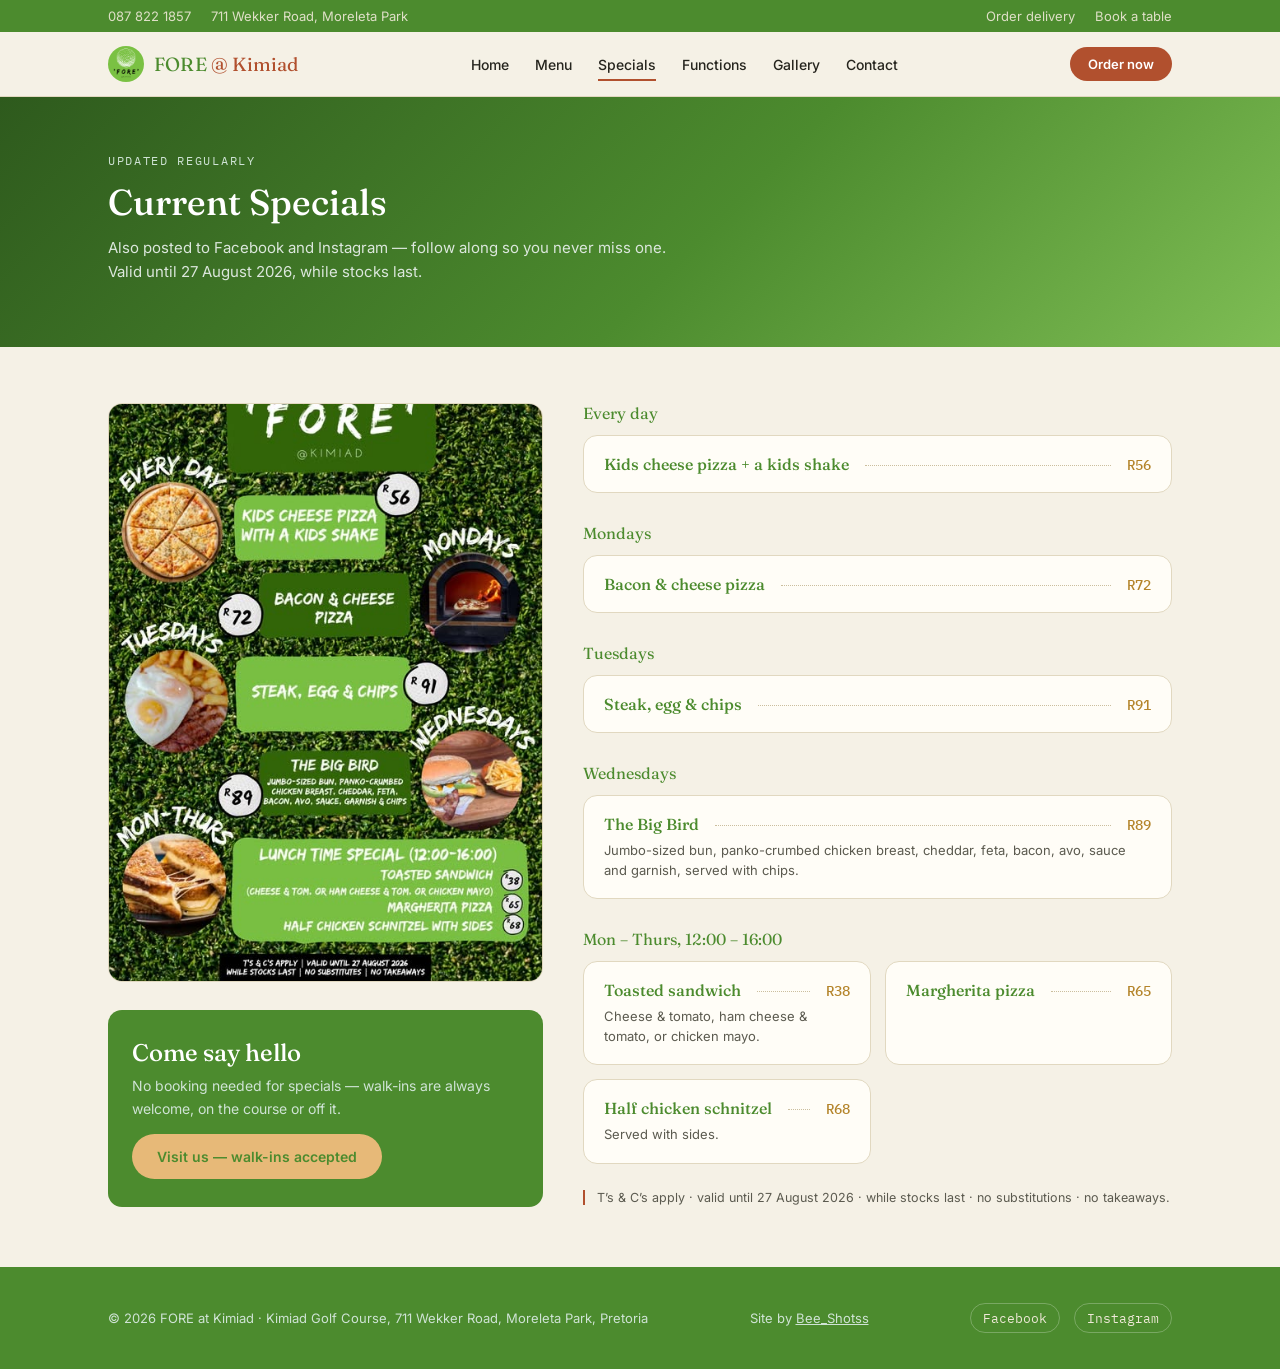
<file: specials.html>
<!DOCTYPE html>
<html lang="en">
<head>
<meta charset="UTF-8">
<meta name="viewport" content="width=device-width, initial-scale=1.0">
<title>Specials — FORE at Kimiad</title>
<meta name="description" content="Weekly food and drink specials at FORE at Kimiad, Moreleta Park.">
<link rel="preconnect" href="https://fonts.googleapis.com">
<link rel="preconnect" href="https://fonts.gstatic.com" crossorigin>
<link href="https://fonts.googleapis.com/css2?family=Fraunces:ital,opsz,wght@0,9..144,400;0,9..144,500;0,9..144,600;1,9..144,500&family=Inter:wght@400;500;600&family=IBM+Plex+Mono:wght@400;500&display=swap" rel="stylesheet">
<link rel="stylesheet" href="style.css">
<script src="nav.js" defer></script>
</head>
<body>

<div class="topbar">
  <div class="wrap">
    <div class="topbar-links">
      <a href="tel:0878221857">087 822 1857</a>
      <a href="https://www.google.com/maps/place/711+Wekker+Road,+Moreleta+Park">711 Wekker Road, Moreleta Park</a>
    </div>
    <div class="topbar-links">
      <a href="contact.html#order">Order delivery</a>
      <a href="contact.html">Book a table</a>
    </div>
  </div>
</div>

<nav>
  <div class="wrap">
    <a class="brand" href="index.html">
      <img class="brand-mark" src="images/Logo.png" alt="FORE at Kimiad logo">
      <span class="brand-name">FORE <span>@ Kimiad</span></span>
    </a>
    <ul class="navlinks">
      <li><a href="index.html">Home</a></li>
<li><a href="menu.html">Menu</a></li>
<li><a href="specials.html" class="active">Specials</a></li>
<li><a href="functions.html">Functions</a></li>
<li><a href="gallery.html">Gallery</a></li>
<li><a href="contact.html">Contact</a></li>

    </ul>
    <button class="nav-toggle" type="button" aria-label="Open navigation" aria-expanded="false"><span></span><span></span><span></span></button>
    <a class="nav-cta" href="contact.html#order">Order now</a>
  </div>
</nav>

<div class="page-header">
  <div class="wrap">
    <div class="eyebrow">Updated regularly</div>
    <h1>Current Specials</h1>
    <p>Also posted to Facebook and Instagram &mdash; follow along so you never miss one. Valid until 27 August 2026, while stocks last.</p>
  </div>
</div>

<section class="menu-section" style="padding-top:56px;padding-bottom:50px;">
  <div class="wrap" style="display:grid;grid-template-columns:0.85fr 1.15fr;gap:40px;align-items:start;">
    <div>
      <img src="images/current-specials.jpg" alt="FORE at Kimiad current specials board" style="border-radius:var(--radius);border:1px solid var(--border);width:100%;">
      <div class="specials" style="margin-top:28px;padding:28px 24px;border-radius:var(--radius);">
        <div>
          <h2 style="color:#fff;font-size:24px;">Come say hello</h2>
          <p style="color:#CFE3D5;margin-top:8px;max-width:420px;font-size:14px;line-height:1.6;">No booking needed for specials &mdash; walk-ins are always welcome, on the course or off it.</p>
        </div>
        <a class="btn btn-primary" href="contact.html">Visit us &mdash; walk-ins accepted</a>
      </div>
    </div>
   
    <div>
      <div class="sub-head" style="margin-top:0;">Every day</div>
      <div class="dish">
        <div class="dish-top">
          <span class="dish-name">Kids cheese pizza + a kids shake</span>
          <span class="dish-leader"></span>
          <span class="dish-price">R56</span>
        </div>
      </div>

      <div class="sub-head">Mondays</div>
      <div class="dish">
        <div class="dish-top">
          <span class="dish-name">Bacon &amp; cheese pizza</span>
          <span class="dish-leader"></span>
          <span class="dish-price">R72</span>
        </div>
      </div>

      <div class="sub-head">Tuesdays</div>
      <div class="dish">
        <div class="dish-top">
          <span class="dish-name">Steak, egg &amp; chips</span>
          <span class="dish-leader"></span>
          <span class="dish-price">R91</span>
        </div>
      </div>

      <div class="sub-head">Wednesdays</div>
      <div class="dish">
        <div class="dish-top">
          <span class="dish-name">The Big Bird</span>
          <span class="dish-leader"></span>
          <span class="dish-price">R89</span>
        </div>
        <p class="dish-desc">Jumbo-sized bun, panko-crumbed chicken breast, cheddar, feta, bacon, avo, sauce and garnish, served with chips.</p>
      </div>

      <div class="sub-head">Mon &ndash; Thurs, 12:00 &ndash; 16:00</div>
      <div class="card-grid">
        <div class="dish">
          <div class="dish-top">
            <span class="dish-name">Toasted sandwich</span>
            <span class="dish-leader"></span>
            <span class="dish-price">R38</span>
          </div>
          <p class="dish-desc">Cheese &amp; tomato, ham cheese &amp; tomato, or chicken mayo.</p>
        </div>
        <div class="dish">
          <div class="dish-top">
            <span class="dish-name">Margherita pizza</span>
            <span class="dish-leader"></span>
            <span class="dish-price">R65</span>
          </div>
        </div>
        <div class="dish">
          <div class="dish-top">
            <span class="dish-name">Half chicken schnitzel</span>
            <span class="dish-leader"></span>
            <span class="dish-price">R68</span>
          </div>
          <p class="dish-desc">Served with sides.</p>
        </div>
      </div>

      <p class="note">T&rsquo;s &amp; C&rsquo;s apply &middot; valid until 27 August 2026 &middot; while stocks last &middot; no substitutions &middot; no takeaways.</p>
    </div>
  </div>
  
</section>

<footer>
  <div class="wrap">
    <div>&copy; <span id="year"></span> FORE at Kimiad &middot; Kimiad Golf Course, 711 Wekker Road, Moreleta Park, Pretoria</div>
    <div>Site by <a href="https://baloyi.netlify.app/" target="_blank" rel="noopener noreferrer" style="color:var(--white);">Bee_Shotss</a></div>
    <div class="foot-social">
      <a href="http://facebook.com/ForeKimiad">Facebook</a>
      <a href="http://www.instagram.com/fore_at_kimiad/">Instagram</a>
    </div>
  </div>
</footer>
<script>
  document.getElementById("year").textContent = new Date().getFullYear();
</script>
</body>
</html>
</file>
<file: style.css>
:root{
  --bg:#F5F1E6;
  --card:#FFFDF7;
  --green:#4C8B2E;
  --green-light:#7EBD54;
  --green-deep:#2E5A1D;
  --rust:#B1502E;
  --gold:#B4842A;
  --ink:#26251E;
  --ink-soft:#5B5A4F;
  --border:#E1D8C0;
  --border-strong:#CBBE9E;
  --radius:14px;
}
*{box-sizing:border-box;}
html{scroll-behavior:smooth;}
body{
  margin:0;
  background:var(--bg);
  color:var(--ink);
  font-family:'Inter',sans-serif;
  -webkit-font-smoothing:antialiased;
}
img{max-width:100%;display:block;}
a{color:inherit;}
.wrap{max-width:1120px;margin:0 auto;padding:0 28px;}
h1,h2,h3{font-family:'Fraunces',serif;font-weight:500;margin:0;color:var(--green);}

/* ---------- Top bar ---------- */
.topbar{background:var(--green);color:#EFE9D8;font-size:13px;}
.topbar .wrap{display:flex;justify-content:space-between;align-items:center;padding-top:8px;padding-bottom:8px;flex-wrap:wrap;gap:6px;}
.topbar a{text-decoration:none;opacity:.9;}
.topbar a:hover{opacity:1;text-decoration:underline;}
.topbar-links{display:flex;gap:20px;flex-wrap:wrap;}

/* ---------- Nav ---------- */
nav{
  position:sticky;top:0;z-index:40;
  background:rgba(245,241,230,0.94);
  backdrop-filter:blur(6px);
  border-bottom:1px solid var(--border);
  transition:transform .22s ease;
}
nav.nav-hidden{transform:translateY(-100%);}
nav .wrap{display:flex;align-items:center;justify-content:space-between;padding-top:14px;padding-bottom:14px;}
.brand{display:flex;align-items:center;gap:10px;text-decoration:none;}
.brand-mark{width:36px;height:36px;border-radius:50%;object-fit:cover;flex-shrink:0;background:var(--green);}
.brand-name{font-family:'Fraunces',serif;font-size:19px;color:var(--green);letter-spacing:.2px;}
.brand-name span{color:var(--rust);}
.navlinks{display:flex;gap:26px;list-style:none;margin:0;padding:0;font-size:14px;font-weight:500;}
.navlinks a{text-decoration:none;color:var(--ink);padding:6px 0;border-bottom:2px solid transparent;}
.navlinks a:hover,.navlinks a.active{border-bottom-color:var(--rust);}
.nav-cta{background:var(--rust);color:#fff;padding:9px 18px;border-radius:30px;font-size:13px;font-weight:600;text-decoration:none;white-space:nowrap;}
.nav-toggle{display:none;}

/* ---------- Page header (non-hero pages) ---------- */
.page-header{background:linear-gradient(135deg,var(--green-deep) 0%, var(--green) 55%, var(--green-light) 100%);color:#F3EFE1;padding:56px 0 48px;}
.page-header .eyebrow{font-family:'IBM Plex Mono',monospace;font-size:12px;letter-spacing:.14em;text-transform:uppercase;color:#CFE3D5;margin-bottom:12px;}
.page-header h1{color:#fff;font-size:36px;}
.page-header p{color:#DCE7DD;max-width:560px;margin-top:12px;font-size:15px;line-height:1.6;}

/* ---------- Hero (home) ---------- */
.hero{position:relative;overflow:hidden;background:linear-gradient(135deg,var(--green-deep) 0%, var(--green) 55%, var(--green-light) 100%);color:#F3EFE1;}
.hero .wrap{position:relative;z-index:2;padding-top:84px;padding-bottom:76px;display:grid;grid-template-columns:1.2fr .8fr;gap:48px;align-items:center;}
.hero-flag{position:absolute;opacity:.10;right:-60px;top:-40px;width:420px;height:420px;border:2px solid #fff;border-radius:50%;}
.hero-flag.two{right:120px;top:200px;width:220px;height:220px;}
.eyebrow{font-family:'IBM Plex Mono',monospace;font-size:12px;letter-spacing:.14em;text-transform:uppercase;color:#CFE3D5;margin-bottom:16px;}
.hero h1{color:#fff;font-size:44px;line-height:1.12;max-width:520px;}
.hero h1 em{font-style:italic;color:#E7B978;}
.hero p{margin-top:18px;font-size:16px;line-height:1.65;max-width:460px;color:#DCE7DD;}
.hero-ctas{display:flex;gap:14px;margin-top:30px;flex-wrap:wrap;}
.btn{display:inline-flex;align-items:center;gap:8px;padding:13px 24px;border-radius:30px;font-weight:600;font-size:14px;text-decoration:none;border:1.5px solid transparent;transition:transform .15s ease;cursor:pointer;}
.btn:hover{transform:translateY(-1px);}
.btn-primary{background:#E7B978;color:var(--green);}
.btn-ghost{border-color:rgba(255,255,255,.5);color:#fff;}
.btn-rust{background:var(--rust);color:#fff;}
.btn-green{background:var(--green);color:#fff;}
.btn-mrd{background:#F3EFE1;color:var(--green);border:1.5px solid var(--rust);}
.hero-card{background:rgba(255,255,255,.08);border:1px solid rgba(255,255,255,.22);border-radius:var(--radius);padding:26px;font-size:14px;}
.hero-card h3{color:#fff;font-size:16px;margin-bottom:14px;}
.hero-card ul{list-style:none;margin:0;padding:0;display:flex;flex-direction:column;gap:11px;}
.hero-card li{display:flex;justify-content:space-between;gap:12px;color:#DCE7DD;border-bottom:1px dashed rgba(255,255,255,.2);padding-bottom:11px;}
.hero-card li:last-child{border-bottom:none;padding-bottom:0;}
.hero-card li b{color:#fff;font-weight:500;}

/* ---------- Strip ---------- */
.strip{background:var(--card);border-bottom:1px solid var(--border);}
.strip .wrap{display:grid;grid-template-columns:repeat(3,1fr);gap:28px;padding-top:34px;padding-bottom:34px;}
.strip-item{display:flex;gap:14px;align-items:flex-start;}
.strip-ico{width:40px;height:40px;border-radius:50%;background:#EFE6CE;color:var(--rust);display:flex;align-items:center;justify-content:center;font-size:18px;flex-shrink:0;font-family:'Fraunces',serif;}
.strip-item h4{margin:0 0 4px;font-size:15px;font-weight:600;color:var(--green);font-family:'Inter',sans-serif;}
.strip-item p{margin:0;font-size:13.5px;color:var(--ink-soft);line-height:1.5;}

/* ---------- Menu section ---------- */
.menu-section{padding:56px 0 90px;}
.menu-head{text-align:center;max-width:600px;margin:0 auto 10px;}
.menu-head .eyebrow{color:var(--rust);text-align:center;justify-content:center;}
.menu-head h2{font-size:30px;margin-top:8px;}
.menu-head p{color:var(--ink-soft);margin-top:12px;font-size:15px;line-height:1.6;}

.tab-bar-outer{position:sticky;top:64px;z-index:30;background:var(--bg);padding:26px 0 18px;border-bottom:1px solid var(--border);}
.tab-bar{display:flex;gap:8px;overflow-x:auto;padding-bottom:4px;scrollbar-width:none;}
.tab-bar::-webkit-scrollbar{display:none;}
.tab-btn{
  flex:0 0 auto;
  font-family:'IBM Plex Mono',monospace;
  font-size:12.5px;
  background:var(--card);
  border:1px solid var(--border-strong);
  color:var(--ink-soft);
  padding:9px 16px;
  border-radius:30px;
  cursor:pointer;
  white-space:nowrap;
  transition:all .15s ease;
}
.tab-btn .n{color:var(--rust);margin-right:6px;}
.tab-btn:hover{border-color:var(--rust);color:var(--ink);}
.tab-btn.active{background:var(--green);border-color:var(--green);color:#F3EFE1;}
.tab-btn.active .n{color:#E7B978;}

.panel{display:none;}
.panel.active{display:block;animation:fade .25s ease;}
@keyframes fade{from{opacity:0;transform:translateY(4px);}to{opacity:1;transform:translateY(0);}}

.panel-intro{margin-bottom:22px;}
.panel-intro h3{font-size:22px;}
.panel-intro p{font-size:13.5px;color:var(--ink-soft);font-family:'Inter',sans-serif;margin-top:6px;max-width:640px;line-height:1.55;}

.sub-head{font-family:'Fraunces',serif;font-size:16px;color:var(--green);margin:30px 0 12px;}
.sub-head:first-child{margin-top:0;}

.card-grid{display:grid;grid-template-columns:1fr 1fr;gap:14px;}
.dish{
  background:var(--card);
  border:1px solid var(--border);
  border-radius:var(--radius);
  padding:18px 20px;
}
.dish-top{display:flex;justify-content:space-between;align-items:baseline;gap:12px;}
.dish-name{font-family:'Fraunces',serif;font-size:16px;color:var(--green);font-weight:500;}
.dish-leader{flex:1;border-bottom:1.5px dotted var(--border-strong);margin:0 4px;transform:translateY(-4px);}
.dish-price{font-family:'IBM Plex Mono',monospace;font-size:14px;color:var(--gold);font-weight:500;white-space:nowrap;}
.dish-desc{margin:7px 0 0;font-size:13px;color:var(--ink-soft);line-height:1.5;}
.dish-tags{margin-top:9px;display:flex;gap:6px;flex-wrap:wrap;}
.tag{font-size:10px;font-family:'IBM Plex Mono',monospace;letter-spacing:.03em;text-transform:uppercase;padding:3px 8px;border-radius:20px;background:#EFE6CE;color:var(--rust);}
.tag.new{background:#E7B978;color:#5C3A0E;}

/* simple list rows (drinks) */
.line-list{display:grid;grid-template-columns:1fr 1fr;gap:0 40px;}
.line-row{display:flex;justify-content:space-between;align-items:baseline;gap:10px;padding:9px 0;border-bottom:1px solid var(--border);font-size:13.5px;}
.line-row span:first-child{color:var(--ink);}
.line-row span:last-child{font-family:'IBM Plex Mono',monospace;color:var(--gold);white-space:nowrap;}

.note{margin-top:26px;font-size:12.5px;color:var(--ink-soft);border-left:2px solid var(--rust);padding-left:12px;}

/* ---------- Specials ---------- */
.specials{background:var(--green);color:#F3EFE1;padding:60px 0;}
.specials .wrap{display:flex;flex-direction:column;align-items:center;gap:22px;}
.special-card{border:1px solid rgba(255,255,255,.2);border-radius:var(--radius);padding:22px;}
.special-card .day{font-family:'IBM Plex Mono',monospace;font-size:12px;color:#E7B978;text-transform:uppercase;letter-spacing:.08em;}
.special-card h4{color:#fff;font-family:'Fraunces',serif;font-weight:500;font-size:18px;margin:10px 0 8px;}
.special-card p{margin:0;font-size:13.5px;color:#D9E4DA;line-height:1.55;}
.specials-head{display:flex;flex-direction:column;align-items:center;text-align:center;margin-bottom:30px;gap:14px;}
.specials-head h2{color:#fff;font-size:28px;}
.specials-head p{color:#CFE3D5;margin:0;font-size:13.5px;}

/* ---------- Functions ---------- */
.func-section{padding:64px 0;}
.func-grid{display:grid;grid-template-columns:repeat(3,1fr);gap:18px;margin-top:30px;}
.func-card{background:var(--card);border:1px solid var(--border);border-radius:var(--radius);padding:22px;}
.func-card .pill{display:inline-block;font-family:'IBM Plex Mono',monospace;font-size:11px;text-transform:uppercase;letter-spacing:.04em;background:#E4EBDD;color:#4C6B3B;padding:4px 10px;border-radius:20px;margin-bottom:12px;}
.func-card h4{font-size:17px;margin-bottom:6px;}
.func-card .price{font-family:'IBM Plex Mono',monospace;color:var(--gold);font-size:14px;margin-bottom:10px;}
.func-card p{font-size:13.5px;color:var(--ink-soft);line-height:1.55;margin:0;}
.func-banner{background:var(--green);color:#F3EFE1;border-radius:var(--radius);padding:30px;margin-top:38px;display:flex;justify-content:space-between;align-items:center;gap:20px;flex-wrap:wrap;}
.func-banner h3{color:#fff;font-size:20px;}
.func-banner p{margin:6px 0 0;color:#CFE3D5;font-size:13.5px;max-width:480px;}

/* ---------- Gallery ---------- */
.gallery-grid{display:grid;grid-template-columns:repeat(3,1fr);gap:14px;margin-top:34px;}
.gallery-tile{aspect-ratio:1/1;border-radius:var(--radius);background:var(--card);border:1px solid var(--border-strong);position:relative;overflow:hidden;color:#fff;font-size:12.5px;text-align:center;}
.gallery-tile img{width:100%;height:100%;display:block;object-fit:cover;}
.gallery-caption{position:absolute;right:0;bottom:0;left:0;padding:12px 10px 10px;background:linear-gradient(transparent,rgba(0,0,0,.78));font-weight:500;}

/* ---------- Info / location ---------- */
.info{padding:64px 0;}
.info .wrap{display:grid;grid-template-columns:1fr 1fr;gap:48px;align-items:start;}
.info h2{font-size:30px;margin-bottom:16px;}
.info p.lead{color:var(--ink-soft);font-size:15px;line-height:1.65;margin-bottom:26px;}
.hours{width:100%;border-collapse:collapse;font-size:14px;}
.hours td{padding:8px 0;border-bottom:1px solid var(--border);}
.hours td:first-child{color:var(--ink-soft);}
.hours td:last-child{text-align:right;font-family:'IBM Plex Mono',monospace;font-weight:500;}
.info-card{background:var(--card);border:1px solid var(--border);border-radius:var(--radius);padding:30px;}
.map-block{background:var(--card);border:1px solid var(--border);border-radius:var(--radius);min-height:280px;display:flex;align-items:center;justify-content:center;flex-direction:column;gap:10px;color:var(--ink-soft);text-align:center;padding:20px;}
.map-block a{color:var(--rust);font-weight:600;text-decoration:none;}
.contact-row{display:flex;gap:12px;align-items:center;margin-top:16px;font-size:14px;}
.contact-ico{width:30px;height:30px;border-radius:50%;background:#EFE6CE;color:var(--rust);display:flex;align-items:center;justify-content:center;font-size:13px;flex-shrink:0;}

form.contact-form{display:flex;flex-direction:column;gap:14px;}
form.contact-form input,form.contact-form textarea,form.contact-form select{
  font-family:'Inter',sans-serif;
  font-size:14px;
  padding:12px 14px;
  border:1px solid var(--border-strong);
  border-radius:8px;
  background:#fff;
  color:var(--ink);
}
form.contact-form label{font-size:12.5px;color:var(--ink-soft);margin-bottom:4px;display:block;}
form.contact-form textarea{resize:vertical;min-height:100px;}

/* ---------- Footer ---------- */
footer{background:var(--green);color:#CFE3D5;padding:36px 0;}
footer .wrap{display:flex;justify-content:space-between;align-items:center;flex-wrap:wrap;gap:14px;font-size:13px;}
.foot-social{display:flex;gap:14px;}
.foot-social a{color:#EFE9D8;text-decoration:none;font-family:'IBM Plex Mono',monospace;font-size:12.5px;border:1px solid rgba(255,255,255,.25);padding:6px 12px;border-radius:20px;}

@media (max-width: 860px){
  nav .wrap{flex-wrap:wrap;gap:0 12px;padding-top:8px;padding-bottom:8px;}
  .brand{margin-right:auto;}
  .brand-mark{width:30px;height:30px;}
  .brand-name{font-size:17px;}
  .nav-cta{padding:8px 12px;font-size:12px;}
  .nav-toggle{
    order:2;
    width:38px;height:36px;display:flex;flex-direction:column;align-items:center;justify-content:center;gap:4px;
    padding:0;border:1px solid var(--border-strong);border-radius:6px;background:transparent;color:var(--ink);cursor:pointer;
  }
  .nav-cta{order:3;}
  .nav-toggle span{display:block;width:16px;height:2px;background:currentColor;}
  .navlinks{
    display:none;
    grid-template-columns:repeat(2,minmax(0,1fr));
    width:100%;
    order:4;
    gap:0 18px;
    margin-top:12px;
    padding-top:10px;
    border-top:1px solid var(--border);
  }
  nav.menu-open .navlinks{display:grid;}
  .navlinks a{display:block;padding:8px 0;}
  .hero .wrap{grid-template-columns:1fr;padding-top:52px;padding-bottom:52px;}
  .hero h1{font-size:32px;}
  .strip .wrap{grid-template-columns:1fr;gap:20px;}
  .card-grid,.line-list{grid-template-columns:1fr;}
  .info .wrap{grid-template-columns:1fr;}
  .func-grid{grid-template-columns:1fr;}
  .gallery-grid{grid-template-columns:repeat(2,1fr);}
  .tab-bar-outer{top:0;}
}
</file>
